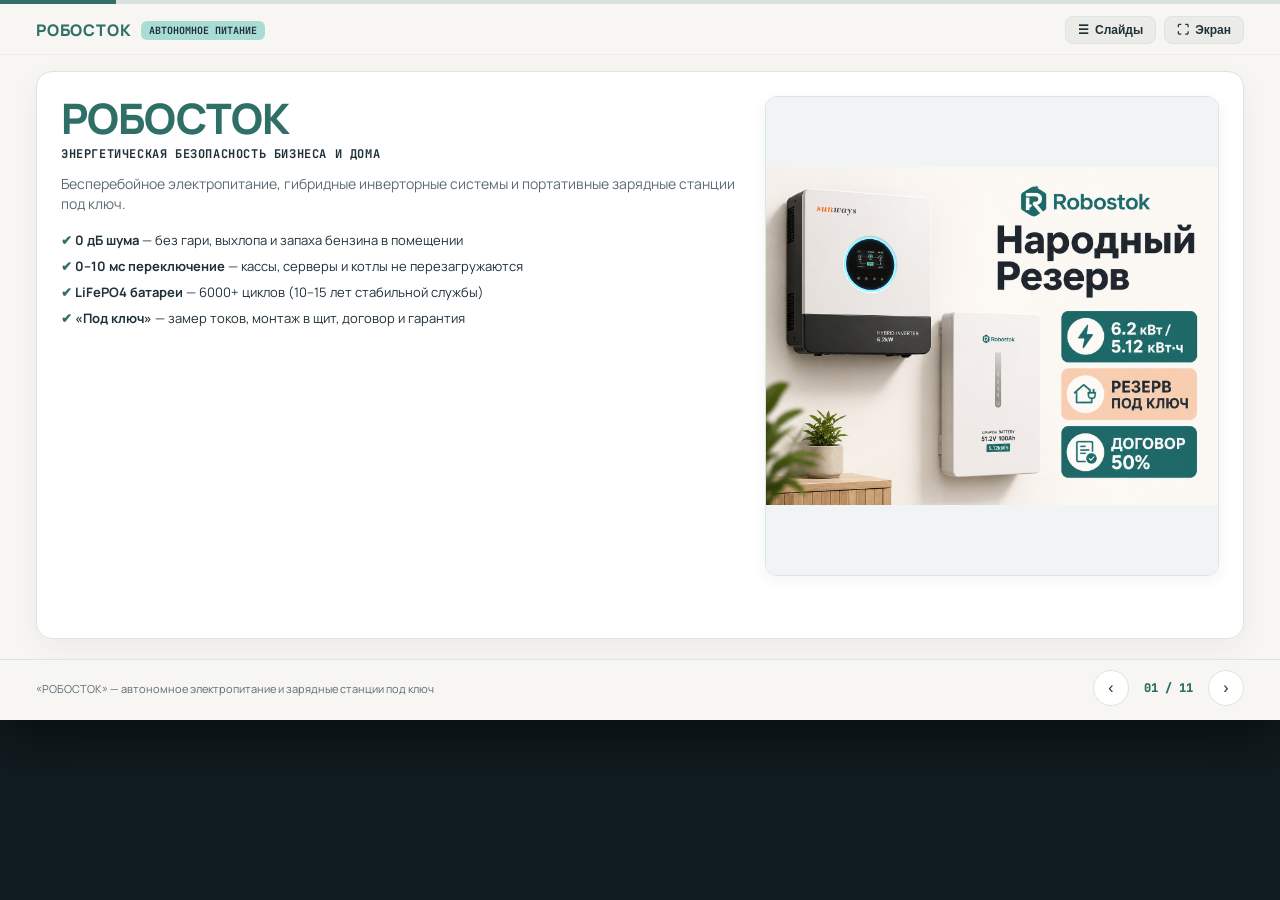
<file: presentation/index.html>
<!DOCTYPE html>
<html lang="ru">
<head>
  <meta charset="UTF-8">
  <meta name="viewport" content="width=device-width, initial-scale=1.0, maximum-scale=1.0, user-scalable=no, viewport-fit=cover">
  <title>РОБОСТОК · Презентация для клиентов (Автономное питание)</title>
  <link rel="preconnect" href="https://fonts.googleapis.com">
  <link rel="preconnect" href="https://fonts.gstatic.com" crossorigin>
  <link href="https://fonts.googleapis.com/css2?family=JetBrains+Mono:wght@500;700;800&family=Manrope:wght@400;500;600;700;800&display=swap" rel="stylesheet">
  <link rel="stylesheet" href="presentation.css?v=20260830_2">
</head>
<body>

<div class="deck-wrapper">
  <!-- Top Progress Bar -->
  <div class="progress-bar-container">
    <div class="progress-bar" id="progressBar"></div>
  </div>

  <!-- Header Bar -->
  <header class="slide-header">
    <div class="brand-indicator">
      <span class="brand-logo-text">РОБОСТОК</span>
      <span class="brand-category-badge">Автономное питание</span>
    </div>
    <div class="slide-actions">
      <button class="btn-icon" id="btnJump" title="Сетка слайдов (G)">
        <span>☰</span> Слайды
      </button>
      <button class="btn-icon" id="btnFullscreen" title="На весь экран (F)">
        <span>⛶</span> Экран
      </button>
    </div>
  </header>

  <!-- Slides Canvas -->
  <main class="slides-canvas">

    <!-- SLIDE 1: ТИТУЛЬНЫЙ -->
    <section class="slide active" data-slide="1">
      <div class="slide-hero">
        <div class="hero-title-group">
          <h1>РОБОСТОК</h1>
          <div class="hero-subtitle">ЭНЕРГЕТИЧЕСКАЯ БЕЗОПАСНОСТЬ БИЗНЕСА И ДОМА</div>
          <p class="hero-desc">Бесперебойное электропитание, гибридные инверторные системы и портативные зарядные станции под ключ.</p>
          <div class="hero-features">
            <div><span class="check-icon">✔</span> <strong>0 дБ шума</strong> — без гари, выхлопа и запаха бензина в помещении</div>
            <div><span class="check-icon">✔</span> <strong>0–10 мс переключение</strong> — кассы, серверы и котлы не перезагружаются</div>
            <div><span class="check-icon">✔</span> <strong>LiFePO4 батареи</strong> — 6000+ циклов (10–15 лет стабильной службы)</div>
            <div><span class="check-icon">✔</span> <strong>«Под ключ»</strong> — замер токов, монтаж в щит, договор и гарантия</div>
          </div>
        </div>

        <div class="photo-frame contain">
          <img src="assets/01_cover_ctr_hit_narodny_rezerv_6_2kw.png" alt="РОБОСТОК Народный резерв">
        </div>
      </div>
    </section>

    <!-- SLIDE 2: ПРОБЛЕМА И ЦЕНА БЛЭКАУТА -->
    <section class="slide" data-slide="2">
      <div class="slide-title-block">
        <h2 class="slide-title">Сколько стоит бизнесу и дому 1 час без света?</h2>
        <p class="slide-subtitle">Отключение электроэнергии — это не временное неудобство, а прямые финансовые убытки и угроза безопасности</p>
      </div>

      <div class="slide-split-photo">
        <div style="display: flex; flex-direction: column; gap: 12px; justify-content: space-between;">
          <div class="card">
            <span class="card-badge badge-red">СПИСАНИЕ ТОВАРА</span>
            <h3 class="card-heading">Аптечные вакцины и заморозка</h3>
            <p class="card-text">Порча термолабильных препаратов в аптеках, разморозка морозильных витрин в магазинах. Прямые убытки от десятков до сотен тысяч рублей.</p>
          </div>

          <div class="card">
            <span class="card-badge badge-red">ПАРАЛИЧ ПРОДАЖ</span>
            <h3 class="card-heading">Кассовые узлы и терминалы</h3>
            <p class="card-text">Остановка эквайринга, сканеров и 1С. Клиенты уходят к конкурентам. Срыв дневной выручки торговой точки.</p>
          </div>

          <div class="card">
            <span class="card-badge badge-peach">РИСК АВАРИИ</span>
            <h3 class="card-heading">Отопление, котлы и серверы</h3>
            <p class="card-text">Остановка циркуляционных насосов зимой приводит к замерзанию труб, а сбой серверов — к потере баз данных.</p>
          </div>
        </div>

        <div class="photo-frame">
          <img src="assets/photo_store_pharmacy_backup.png" alt="Работающий магазин при отключении света">
        </div>
      </div>
    </section>

    <!-- SLIDE 3: ГЕНЕРАТОР ПРОТИВ СИСТЕМЫ РОБОСТОК -->
    <section class="slide" data-slide="3">
      <div class="slide-title-block">
        <h2 class="slide-title">Почему LiFePO4-системы вытесняют генераторы?</h2>
        <p class="slide-subtitle">Честное сравнение классических генераторов и современных инверторных аккумуляторов «РОБОСТОК»</p>
      </div>

      <div class="slide-split-photo">
        <div class="photo-frame contain">
          <img src="assets/robostok_tco_modular_vs_generator_tco_comparison.png" alt="Сравнение затрат TCO генератор vs РОБОСТОК">
        </div>

        <div class="card card-teal-border" style="justify-content: center;">
          <span class="card-badge badge-teal">✔ ПРЕИМУЩЕСТВА СИСТЕМ «РОБОСТОК»</span>
          <ul class="check-list">
            <li><span class="check-icon">✔</span> <strong>Абсолютная тишина (0 дБ)</strong> — стоит прямо в офисе, зале или спальне</li>
            <li><span class="check-icon">✔</span> <strong>Экологично и безопасно</strong> — нет запаха бензина, гари и дыма</li>
            <li><span class="check-icon">✔</span> <strong>Мгновенный авто-ввод (0–10 мс)</strong> — техника не перезагружается</li>
            <li><span class="check-icon">✔</span> <strong>Чистый синус 220V</strong> — безопасен для чувствительных котлов и ПК</li>
            <li><span class="check-icon">✔</span> <strong>0 ₽ на обслуживание</strong> — срок службы ячеек 6000+ циклов (15 лет)</li>
          </ul>
        </div>
      </div>
    </section>

    <!-- SLIDE 4: ЛИНЕЙКА 1: ПОРТАТИВНЫЕ СТАНЦИИ -->
    <section class="slide" data-slide="4">
      <div class="slide-title-block">
        <h2 class="slide-title">Линейка 1: Портативные зарядные электростанции</h2>
        <p class="slide-subtitle">FOSSiBOT и PECRON — мобильный резерв, готовый к работе сразу «из коробки» без сложного монтажа</p>
      </div>

      <div class="slide-split-photo">
        <div class="photo-frame">
          <img src="assets/photo_fossibot_station.png" alt="Зарядная станция FOSSiBOT">
        </div>

        <div style="display: flex; flex-direction: column; gap: 10px; justify-content: space-between;">
          <div class="card">
            <span class="card-badge badge-sky">FOSSiBOT F1200 · 1.2 кВт / 1 кВт·ч</span>
            <p class="card-text"><strong>Для квартир и касс:</strong> Зарядка за 70 мин. Роутеры, ноутбуки, свет, мини-холодильники.</p>
          </div>

          <div class="card card-teal-border">
            <span class="card-badge badge-teal">FOSSiBOT F2400 · 2.4 кВт / 2 кВт·ч</span>
            <p class="card-text"><strong>Для аптек и витрин:</strong> ИБП 8 мс, колёса и ручка. Тянет витрину, инструмент, кассы.</p>
          </div>

          <div class="card">
            <span class="card-badge badge-peach">PECRON E3800 / F5000 · 3.8–5.0 кВт·ч</span>
            <p class="card-text"><strong>Для клиник и кафе:</strong> Высокая ёмкость, расширение батареями. Тянет насосы, кофемашины, станки.</p>
          </div>
        </div>
      </div>
    </section>

    <!-- SLIDE 5: ЛИНЕЙКА 2: «НАРОДНЫЙ РЕЗЕРВ» -->
    <section class="slide" data-slide="5">
      <div class="slide-title-block">
        <h2 class="slide-title">Линейка 2: Стационарный «Народный резерв» 6.2 кВт</h2>
        <p class="slide-subtitle">Хит продаж: Гибридный инвертор Sunways 6.2 кВт + LiFePO4 батарея 5.12 кВт·ч с монтажом в электрощит</p>
      </div>

      <div class="slide-split-photo">
        <div class="card card-teal-border">
          <span class="card-badge badge-teal">ПАРАМЕТРЫ СИСТЕМЫ</span>
          <div class="metric-line">
            <span>Мощность инвертора:</span>
            <span class="metric-highlight">6.2 кВт (пик 12 кВт)</span>
          </div>
          <div class="metric-line">
            <span>Запас энергии АКБ:</span>
            <span class="metric-highlight">5.12 кВт·ч (100Ah)</span>
          </div>
          <ul class="check-list" style="margin-top: 10px;">
            <li><span class="check-icon">✔</span> <strong>Скорость АВР 0–10 мс</strong> — техника работает без сбоя</li>
            <li><span class="check-icon">✔</span> <strong>Чистый синус 220–230V</strong> — защита автоматики котлов</li>
            <li><span class="check-icon">✔</span> <strong>6000+ циклов ячеек</strong> — более 15 лет непрерывной службы</li>
            <li><span class="check-icon">✔</span> <strong>Монтаж под ключ</strong> сертифицированными электриками</li>
          </ul>
        </div>

        <div class="photo-frame">
          <img src="assets/08_real_installation_utility_room_narodny_rezerv_6_2kw.png" alt="Реальный монтаж инвертора в щитовой">
        </div>
      </div>
    </section>

    <!-- SLIDE 6: ЛИНЕЙКА 3: ПРЕМИУМ И СОЛНЕЧНЫЕ СТАНЦИИ -->
    <section class="slide" data-slide="6">
      <div class="slide-title-block">
        <h2 class="slide-title">Линейка 3: Премиум-комплексы Deye и Солнечные станции</h2>
        <p class="slide-subtitle">Масштабируемые системы от 6 до 50 кВт с запасом энергии до 100 кВт·ч для больших объектов</p>
      </div>

      <div class="slide-split-photo">
        <div class="photo-frame">
          <img src="assets/photo_deye_hybrid_cabinet.png" alt="Премиальный шкаф Deye с аккумуляторами">
        </div>

        <div style="display: flex; flex-direction: column; gap: 10px; justify-content: space-between;">
          <div class="card">
            <span class="card-badge badge-teal">Deye 6–8 кВт Hybrid (АКБ 10–15 кВт·ч)</span>
            <p class="card-text">Коттеджи, пекарни, супермаркеты. Сенсорный дисплей, работа с генератором по сухому контакту, Wi-Fi.</p>
          </div>

          <div class="card card-teal-border">
            <span class="card-badge badge-sky">Deye 12 кВт 3-фазный (АКБ 15–30 кВт·ч)</span>
            <p class="card-text">Клиники, склады, производства. Полноценные 3 фазы 380V с асимметричной балансировкой.</p>
          </div>

          <div class="card">
            <span class="card-badge badge-peach">Солнечные станции СЭС (панели 550–650 Вт)</span>
            <p class="card-text">Снижение счетов за свет до 80%. Полная автономность и зарядка от солнца при долгих блэкаутах.</p>
          </div>
        </div>
      </div>
    </section>

    <!-- SLIDE 7: ТАБЛИЦА ВРЕМЕНИ АВТОНОМИИ -->
    <section class="slide" data-slide="7">
      <div class="slide-title-block">
        <h2 class="slide-title">Сколько держит оборудование на одном заряде?</h2>
        <p class="slide-subtitle">Реальное расчетное время работы типовых приборов от батарей «РОБОСТОК»</p>
      </div>

      <div class="slide-split-photo">
        <div class="photo-frame contain">
          <img src="assets/03_what_it_powers_blackout_narodny_rezerv_6_2kw.png" alt="Что питает станция РОБОСТОК">
        </div>

        <div class="table-wrapper">
          <table class="custom-table">
            <thead>
              <tr>
                <th>Оборудование</th>
                <th>Мощность</th>
                <th>Резерв (5.1 кВт·ч)</th>
                <th>Deye (15 кВт·ч)</th>
              </tr>
            </thead>
            <tbody>
              <tr>
                <td><strong>Аптечный холод-к / витрина</strong></td>
                <td>150–250 Вт</td>
                <td>20–25 часов</td>
                <td>60+ часов</td>
              </tr>
              <tr>
                <td><strong>Газовый котел + насос</strong></td>
                <td>120–180 Вт</td>
                <td>24–30 часов</td>
                <td>70+ часов</td>
              </tr>
              <tr>
                <td><strong>Касса + ПК + роутер</strong></td>
                <td>80–120 Вт</td>
                <td>40–45 часов</td>
                <td>120+ часов</td>
              </tr>
              <tr>
                <td><strong>LED-освещение (20 ламп)</strong></td>
                <td>200 Вт</td>
                <td>22–24 часа</td>
                <td>65+ часов</td>
              </tr>
              <tr>
                <td><strong>Сервер + видеонаблюдение</strong></td>
                <td>350–500 Вт</td>
                <td>10–12 часов</td>
                <td>30–35 часов</td>
              </tr>
              <tr>
                <td><strong>Дом целиком (свет, ТВ, насос)</strong></td>
                <td>400–700 Вт</td>
                <td>8–10 часов</td>
                <td>24–30 часов</td>
              </tr>
            </tbody>
          </table>
        </div>
      </div>
    </section>

    <!-- SLIDE 8: ИНЖЕНЕРНЫЙ КАЛЬКУЛЯТОР НАГРУЗОК -->
    <section class="slide" data-slide="8">
      <div class="slide-title-block">
        <h2 class="slide-title">Интерактивный расчет автономии для клиента</h2>
        <p class="slide-subtitle">Выберите приборы объекта — калькулятор моментально покажет суммарную мощность и время автономной работы</p>
      </div>

      <div class="calc-widget">
        <div class="calc-items-grid">
          <div class="calc-checkbox-item checked" data-watts="180">
            <div>
              <div class="calc-item-name">Холодильник / витрина</div>
              <div class="calc-item-watts">180 Вт</div>
            </div>
            <span class="check-status">✔</span>
          </div>

          <div class="calc-checkbox-item checked" data-watts="120">
            <div>
              <div class="calc-item-name">Касса + ПК + терминал</div>
              <div class="calc-item-watts">120 Вт</div>
            </div>
            <span class="check-status">✔</span>
          </div>

          <div class="calc-checkbox-item checked" data-watts="150">
            <div>
              <div class="calc-item-name">Котёл + насос отопления</div>
              <div class="calc-item-watts">150 Вт</div>
            </div>
            <span class="check-status">✔</span>
          </div>

          <div class="calc-checkbox-item checked" data-watts="50">
            <div>
              <div class="calc-item-name">Wi-Fi роутер + камеры</div>
              <div class="calc-item-watts">50 Вт</div>
            </div>
            <span class="check-status">✔</span>
          </div>

          <div class="calc-checkbox-item" data-watts="200">
            <div>
              <div class="calc-item-name">Освещение (LED)</div>
              <div class="calc-item-watts">200 Вт</div>
            </div>
            <span class="check-status">+</span>
          </div>

          <div class="calc-checkbox-item" data-watts="350">
            <div>
              <div class="calc-item-name">Серверная база данных</div>
              <div class="calc-item-watts">350 Вт</div>
            </div>
            <span class="check-status">+</span>
          </div>
        </div>

        <div class="calc-results">
          <div class="calc-summary-power">
            <div>
              <div style="font-size: 10px; color: var(--soft-teal); text-transform: uppercase;">Суммарная нагрузка:</div>
              <div id="calcTotalWatts" style="font-family: var(--font-mono); font-size: 22px; font-weight: 800; color: #FFFFFF;">500 Вт</div>
            </div>
            <div style="font-size: 10px; color: #CBDCF3; text-align: right;">
              Точный расчет пусковых<br>токов сделает инженер
            </div>
          </div>

          <div class="calc-res-grid">
            <div class="calc-res-box">
              <div class="calc-res-label">FOSSiBOT F1200 (1 кВт·ч)</div>
              <div class="calc-res-val" id="resF1200">1.7 ч</div>
            </div>
            <div class="calc-res-box">
              <div class="calc-res-label">FOSSiBOT F2400 (2 кВт·ч)</div>
              <div class="calc-res-val" id="resF2400">3.5 ч</div>
            </div>
            <div class="calc-res-box">
              <div class="calc-res-label">PECRON E3800 (3.8 кВт·ч)</div>
              <div class="calc-res-val" id="resPecronE3800">6.5 ч</div>
            </div>
            <div class="calc-res-box">
              <div class="calc-res-label">PECRON F5000 (5.0 кВт·ч)</div>
              <div class="calc-res-val" id="resF5000">8.5 ч</div>
            </div>
            <div class="calc-res-box">
              <div class="calc-res-label">«Народный резерв» (5.1 кВт·ч)</div>
              <div class="calc-res-val" id="resRezerv">9.2 ч</div>
            </div>
            <div class="calc-res-box">
              <div class="calc-res-label">Deye Премиум (15.3 кВт·ч)</div>
              <div class="calc-res-val" id="resDeye">28 ч</div>
            </div>
          </div>

          <div style="font-size: 10px; color: var(--soft-teal); text-align: center;">
            💡 Подбор системы осуществляется с 20% запасом по мощности
          </div>
        </div>
      </div>
    </section>

    <!-- SLIDE 9: СХЕМА РАБОТЫ И ДОГОВОР -->
    <section class="slide" data-slide="9">
      <div class="slide-title-block">
        <h2 class="slide-title">Прозрачные условия: 100% защита сделки</h2>
        <p class="slide-subtitle">Юридическая чистота, официальный договор и оплата за проверенный результат</p>
      </div>

      <div class="slide-split-photo">
        <div style="display: flex; flex-direction: column; gap: 8px; justify-content: space-between;">
          <div class="card" style="padding: 10px 14px;">
            <span class="card-badge badge-teal">ШАГ 01 · ЗАМЕР</span>
            <p class="card-text">Бесплатный выезд инженера. Замер токов и аудит щитка.</p>
          </div>
          <div class="card" style="padding: 10px 14px;">
            <span class="card-badge badge-teal">ШАГ 02 · ДОГОВОР</span>
            <p class="card-text">Официальный договор с ИП (безнал / нал) с фиксацией сметы.</p>
          </div>
          <div class="card" style="padding: 10px 14px;">
            <span class="card-badge badge-peach">ШАГ 03 · АВАНС 50%</span>
            <p class="card-text">Предоплата 50% после подписания. Заказ оборудования.</p>
          </div>
          <div class="card" style="padding: 10px 14px;">
            <span class="card-badge badge-sky">ШАГ 04 · МОНТАЖ В ЩИТ</span>
            <p class="card-text">Установка автоматики АВР сертифицированными электриками.</p>
          </div>
          <div class="card card-teal-border" style="padding: 10px 14px;">
            <span class="card-badge badge-teal">ШАГ 05 · СДАЧА И 50%</span>
            <p class="card-text">Тест под нагрузкой, гарантийный талон и окончательный расчет.</p>
          </div>
        </div>

        <div class="photo-frame">
          <img src="assets/09_real_bos_electrical_panel_narodny_rezerv_6_2kw.png" alt="Смонтированный электрощит с АВР">
        </div>
      </div>
    </section>

    <!-- SLIDE 10: ОБЪЕКТЫ И КЕЙСЫ -->
    <section class="slide" data-slide="10">
      <div class="slide-title-block">
        <h2 class="slide-title">Где уже работают решения «РОБОСТОК»</h2>
        <p class="slide-subtitle">Решения адаптированы под требования коммерческих нормативов и жилых объектов</p>
      </div>

      <div class="slide-split-photo">
        <div style="display: flex; flex-direction: column; gap: 10px; justify-content: space-between;">
          <div class="card">
            <span class="card-badge badge-teal">МЕДИЦИНА И АПТЕКИ</span>
            <p class="card-text">Хранение термолабильных вакцин, работа холодильников, серверов и касс.</p>
          </div>
          <div class="card">
            <span class="card-badge badge-peach">РИТЕЙЛ И ОБЩЕПИТ</span>
            <p class="card-text">Холодильные витрины, морозильные лари, кофемашины, кассы, эквайринг.</p>
          </div>
          <div class="card">
            <span class="card-badge badge-sky">ЖИЛОЙ СЕКТОР</span>
            <p class="card-text">Отопительные котлы, насосы водоснабжения, освещение, Wi-Fi и видеонаблюдение.</p>
          </div>
          <div class="card">
            <span class="card-badge badge-teal">КОММЕРЦИЯ И СКЛАДЫ</span>
            <p class="card-text">Базы данных 1С, рабочие места сотрудников, IP-телефония и связь.</p>
          </div>
        </div>

        <div class="photo-frame">
          <img src="assets/08_real_installation_utility_room_narodny_rezerv_6_2kw.png" alt="Монтаж оборудования в технической комнате">
        </div>
      </div>
    </section>

    <!-- SLIDE 11: ФИНАЛ И ПРИЗЫВ К ДЕЙСТВИЮ -->
    <section class="slide" data-slide="11">
      <div class="slide-split-photo">
        <div class="photo-frame contain">
          <img src="assets/07_trust_contract_delivery_narodny_rezerv_6_2kw.png" alt="Официальный договор и гарантия">
        </div>

        <div style="background: var(--white); border: 2px solid var(--teal-primary); border-radius: 14px; padding: 20px; display: flex; flex-direction: column; justify-content: space-between;">
          <div>
            <span class="card-badge badge-teal">ШАГ К ЭНЕРГОНЕЗАВИСИМОСТИ</span>
            <h2 style="font-size: 20px; font-weight: 800; color: var(--text-dark); margin: 6px 0;">ЗАЩИТИТЕ ВАШ БИЗНЕС И ДОМ</h2>
            <p style="font-size: 13px; color: var(--teal-primary); font-weight: 700; margin-bottom: 12px;">Закажите бесплатный выезд инженера и аудит щитка</p>
            
            <div style="background: var(--bg-base); border: 1px solid var(--border-color); border-radius: 8px; padding: 12px; margin-bottom: 12px;">
              <strong style="color: var(--text-dark); font-size: 12px; display: block; margin-bottom: 4px;">Что сделает инженер на объекте:</strong>
              <p style="font-size: 11.5px; color: var(--muted-text); line-height: 1.45;">
                1. Замерит реальные пусковые токи вашего оборудования<br>
                2. Проверит состояние проводки и щитка<br>
                3. Подберет систему под ваши задачи без переплат<br>
                4. Составит точную смету с гарантией
              </p>
            </div>
          </div>

          <div style="font-family: var(--font-mono); font-size: 12px; font-weight: 700; color: var(--text-dark);">
            Бренд «РОБОСТОК» | Телефон: +7 985 674 75 74<br>
            <span style="color: var(--teal-primary);">Telegram: @killa_xx · ИП Орлов Д.В.</span>
          </div>
        </div>
      </div>
    </section>

  </main>

  <!-- Footer Navigation -->
  <footer class="deck-footer">
    <div class="footer-info">
      «РОБОСТОК» — автономное электропитание и зарядные станции под ключ
    </div>
    <div class="footer-nav">
      <button class="nav-btn" id="btnPrev" title="Предыдущий слайд (←)">‹</button>
      <span class="slide-counter" id="slideCounter">01 / 11</span>
      <button class="nav-btn" id="btnNext" title="Следующий слайд (→ / Пробел)">›</button>
    </div>
  </footer>

  <!-- Slide Jump Modal -->
  <div class="modal-grid" id="modalGrid">
    <div class="modal-header">
      <div class="modal-title">Навигация по слайдам презентации</div>
      <button class="modal-close" id="btnCloseModal">✕</button>
    </div>
    <div class="jump-grid" id="jumpGridContainer"></div>
  </div>
</div>

<script src="presentation.js?v=20260830_2"></script>
</body>
</html>
</file>
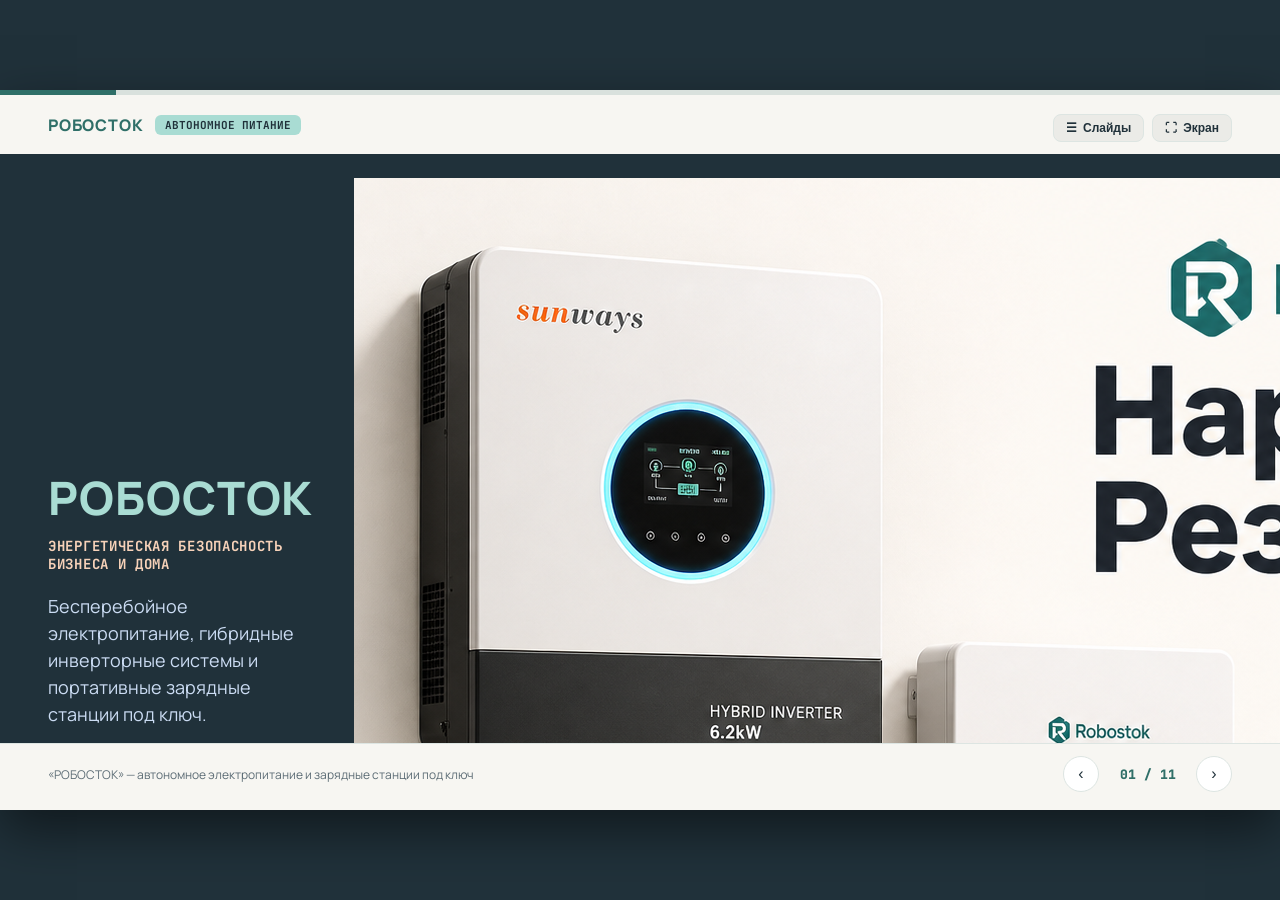
<file: presentation.html>
<!DOCTYPE html>
<html lang="ru">
<head>
  <meta charset="UTF-8">
  <meta name="viewport" content="width=device-width, initial-scale=1.0, maximum-scale=1.0, user-scalable=no, viewport-fit=cover">
  <title>РОБОСТОК · Презентация для клиентов (Автономное питание)</title>
  <link rel="canonical" href="https://robostok.ru/presentation.html">
  <link rel="preconnect" href="https://fonts.googleapis.com">
  <link rel="preconnect" href="https://fonts.gstatic.com" crossorigin>
  <link href="https://fonts.googleapis.com/css2?family=JetBrains+Mono:wght@500;700;800&family=Manrope:wght@400;500;600;700;800&display=swap" rel="stylesheet">
  <link rel="stylesheet" href="presentation.css?v=20260830_2">
</head>
<body>

<div class="deck-wrapper">
  <!-- Top Progress Bar -->
  <div class="progress-bar-container">
    <div class="progress-bar" id="progressBar"></div>
  </div>

  <!-- Header Bar -->
  <header class="slide-header">
    <div class="brand-indicator">
      <span class="brand-logo-text">РОБОСТОК</span>
      <span class="brand-category-badge">Автономное питание</span>
    </div>
    <div class="slide-actions">
      <button class="btn-icon" id="btnJump" title="Сетка слайдов (G)">
        <span>☰</span> Слайды
      </button>
      <button class="btn-icon" id="btnFullscreen" title="На весь экран (F)">
        <span>⛶</span> Экран
      </button>
    </div>
  </header>

  <!-- Slides Canvas -->
  <main class="slides-canvas">

    <!-- SLIDE 1: ТИТУЛЬНЫЙ -->
    <section class="slide active" data-slide="1">
      <div class="slide-hero">
        <div class="hero-title-group">
          <h1>РОБОСТОК</h1>
          <div class="hero-subtitle">ЭНЕРГЕТИЧЕСКАЯ БЕЗОПАСНОСТЬ БИЗНЕСА И ДОМА</div>
          <p class="hero-desc">Бесперебойное электропитание, гибридные инверторные системы и портативные зарядные станции под ключ.</p>
          <div class="hero-features">
            <div><span class="check-icon">✔</span> <strong>Бесшумный батарейный блок</strong> — без гари, выхлопа и запаха бензина в помещении</div>
            <div><span class="check-icon">✔</span> <strong>4–10 мс переключение</strong> — кассы, серверы и котлы не перезагружаются</div>
            <div><span class="check-icon">✔</span> <strong>LiFePO4 батареи</strong> — расчетный ресурс ячеек 6000+ циклов</div>
            <div><span class="check-icon">✔</span> <strong>«Под ключ»</strong> — замер токов, монтаж в щит, договор и гарантия</div>
          </div>
        </div>

        <div class="photo-frame contain">
          <img src="assets/01_cover_ctr_hit_narodny_rezerv_6_2kw.png" alt="РОБОСТОК Народный резерв">
        </div>
      </div>
    </section>

    <!-- SLIDE 2: ПРОБЛЕМА И ЦЕНА БЛЭКАУТА -->
    <section class="slide" data-slide="2">
      <div class="slide-title-block">
        <h2 class="slide-title">Сколько стоит бизнесу и дому 1 час без света?</h2>
        <p class="slide-subtitle">Отключение электроэнергии — это не временное неудобство, а прямые финансовые убытки и угроза безопасности</p>
      </div>

      <div class="slide-split-photo">
        <div style="display: flex; flex-direction: column; gap: 12px; justify-content: space-between;">
          <div class="card">
            <span class="card-badge badge-red">СПИСАНИЕ ТОВАРА</span>
            <h3 class="card-heading">Аптечные вакцины и заморозка</h3>
            <p class="card-text">Порча термолабильных препаратов в аптеках, разморозка морозильных витрин в магазинах. Прямые убытки от десятков до сотен тысяч рублей.</p>
          </div>

          <div class="card">
            <span class="card-badge badge-red">ПАРАЛИЧ ПРОДАЖ</span>
            <h3 class="card-heading">Кассовые узлы и терминалы</h3>
            <p class="card-text">Остановка эквайринга, сканеров и 1С. Клиенты уходят к конкурентам. Срыв дневной выручки торговой точки.</p>
          </div>

          <div class="card">
            <span class="card-badge badge-peach">РИСК АВАРИИ</span>
            <h3 class="card-heading">Отопление, котлы и серверы</h3>
            <p class="card-text">Остановка циркуляционных насосов зимой приводит к замерзанию труб, а сбой серверов — к потере баз данных.</p>
          </div>
        </div>

        <div class="photo-frame">
          <img src="assets/photo_store_pharmacy_backup.png" alt="Работающий магазин при отключении света">
        </div>
      </div>
    </section>

    <!-- SLIDE 3: ГЕНЕРАТОР ПРОТИВ СИСТЕМЫ РОБОСТОК -->
    <section class="slide" data-slide="3">
      <div class="slide-title-block">
        <h2 class="slide-title">Почему LiFePO4-системы вытесняют генераторы?</h2>
        <p class="slide-subtitle">Честное сравнение классических генераторов и современных инверторных аккумуляторов «РОБОСТОК»</p>
      </div>

      <div class="slide-split-photo">
        <div class="photo-frame contain">
          <img src="assets/robostok_tco_modular_vs_generator_tco_comparison.png" alt="Сравнение затрат TCO генератор vs РОБОСТОК">
        </div>

        <div class="card card-teal-border" style="justify-content: center;">
          <span class="card-badge badge-teal">✔ ПРЕИМУЩЕСТВА СИСТЕМ «РОБОСТОК»</span>
          <ul class="check-list">
            <li><span class="check-icon">✔</span> <strong>Бесшумный блок батарей</strong> — подходит для размещения в котельной, прихожей или офисе</li>
            <li><span class="check-icon">✔</span> <strong>Экологично и безопасно</strong> — нет запаха бензина, гари и дыма</li>
            <li><span class="check-icon">✔</span> <strong>Мгновенный авто-ввод (4–10 мс)</strong> — техника не перезагружается</li>
            <li><span class="check-icon">✔</span> <strong>Чистый синус 220V</strong> — безопасен для чувствительных котлов и ПК</li>
            <li><span class="check-icon">✔</span> <strong>LiFePO4 ячейки</strong> — расчетный ресурс ячеек 6000+ циклов</li>
          </ul>
        </div>
      </div>
    </section>

    <!-- SLIDE 4: ЛИНЕЙКА 1: ПОРТАТИВНЫЕ СТАНЦИИ -->
    <section class="slide" data-slide="4">
      <div class="slide-title-block">
        <h2 class="slide-title">Линейка 1: Портативные зарядные электростанции</h2>
        <p class="slide-subtitle">FOSSiBOT и PECRON — мобильный резерв, готовый к работе сразу «из коробки» без сложного монтажа</p>
      </div>

      <div class="slide-split-photo">
        <div class="photo-frame">
          <img src="assets/photo_fossibot_station.png" alt="Зарядная станция FOSSiBOT">
        </div>

        <div style="display: flex; flex-direction: column; gap: 10px; justify-content: space-between;">
          <div class="card">
            <span class="card-badge badge-sky">FOSSiBOT F1200 · 1.2 кВт / 1 кВт·ч</span>
            <p class="card-text"><strong>Для квартир и касс:</strong> Зарядка за 70 мин. Роутеры, ноутбуки, свет, мини-холодильники.</p>
          </div>

          <div class="card card-teal-border">
            <span class="card-badge badge-teal">FOSSiBOT F2400 · 2.4 кВт / 2 кВт·ч</span>
            <p class="card-text"><strong>Для аптек и витрин:</strong> ИБП 8 мс, колёса и ручка. Тянет витрину, инструмент, кассы.</p>
          </div>

          <div class="card">
            <span class="card-badge badge-peach">PECRON E3800 / F5000 · 3.8–5.0 кВт·ч</span>
            <p class="card-text"><strong>Для клиник и кафе:</strong> Высокая ёмкость, расширение батареями. Тянет насосы, кофемашины, станки.</p>
          </div>
        </div>
      </div>
    </section>

    <!-- SLIDE 5: ЛИНЕЙКА 2: «НАРОДНЫЙ РЕЗЕРВ» -->
    <section class="slide" data-slide="5">
      <div class="slide-title-block">
        <h2 class="slide-title">Линейка 2: Стационарный «Народный резерв» 6.2 кВт</h2>
        <p class="slide-subtitle">Хит продаж: Гибридный инвертор Sunways 6.2 кВт + LiFePO4 батарея 5.12 кВт·ч с монтажом в электрощит</p>
      </div>

      <div class="slide-split-photo">
        <div class="card card-teal-border">
          <span class="card-badge badge-teal">ПАРАМЕТРЫ СИСТЕМЫ</span>
          <div class="metric-line">
            <span>Мощность инвертора:</span>
            <span class="metric-highlight">6.2 кВт (пик 12 кВт)</span>
          </div>
          <div class="metric-line">
            <span>Запас энергии АКБ:</span>
            <span class="metric-highlight">5.12 кВт·ч (100Ah)</span>
          </div>
          <ul class="check-list" style="margin-top: 10px;">
            <li><span class="check-icon">✔</span> <strong>Скорость АВР 0–10 мс</strong> — техника работает без сбоя</li>
            <li><span class="check-icon">✔</span> <strong>Чистый синус 220–230V</strong> — защита автоматики котлов</li>
            <li><span class="check-icon">✔</span> <strong>6000+ циклов ячеек</strong> — более 15 лет непрерывной службы</li>
            <li><span class="check-icon">✔</span> <strong>Монтаж под ключ</strong> сертифицированными электриками</li>
          </ul>
        </div>

        <div class="photo-frame">
          <img src="assets/08_real_installation_utility_room_narodny_rezerv_6_2kw.png" alt="Реальный монтаж инвертора в щитовой">
        </div>
      </div>
    </section>

    <!-- SLIDE 6: ЛИНЕЙКА 3: ПРЕМИУМ И СОЛНЕЧНЫЕ СТАНЦИИ -->
    <section class="slide" data-slide="6">
      <div class="slide-title-block">
        <h2 class="slide-title">Линейка 3: Премиум-комплексы Deye и Солнечные станции</h2>
        <p class="slide-subtitle">Масштабируемые системы от 6 до 50 кВт с запасом энергии до 100 кВт·ч для больших объектов</p>
      </div>

      <div class="slide-split-photo">
        <div class="photo-frame">
          <img src="assets/photo_deye_hybrid_cabinet.png" alt="Премиальный шкаф Deye с аккумуляторами">
        </div>

        <div style="display: flex; flex-direction: column; gap: 10px; justify-content: space-between;">
          <div class="card">
            <span class="card-badge badge-teal">Deye 6–8 кВт Hybrid (АКБ 10–15 кВт·ч)</span>
            <p class="card-text">Коттеджи, пекарни, супермаркеты. Сенсорный дисплей, работа с генератором по сухому контакту, Wi-Fi.</p>
          </div>

          <div class="card card-teal-border">
            <span class="card-badge badge-sky">Deye 12 кВт 3-фазный (АКБ 15–30 кВт·ч)</span>
            <p class="card-text">Клиники, склады, производства. Полноценные 3 фазы 380V с асимметричной балансировкой.</p>
          </div>

          <div class="card">
            <span class="card-badge badge-peach">Солнечные станции СЭС (панели 550–650 Вт)</span>
            <p class="card-text">Снижение счетов за свет до 80%. Полная автономность и зарядка от солнца при долгих блэкаутах.</p>
          </div>
        </div>
      </div>
    </section>

    <!-- SLIDE 7: ТАБЛИЦА ВРЕМЕНИ АВТОНОМИИ -->
    <section class="slide" data-slide="7">
      <div class="slide-title-block">
        <h2 class="slide-title">Сколько держит оборудование на одном заряде?</h2>
        <p class="slide-subtitle">Реальное расчетное время работы типовых приборов от батарей «РОБОСТОК»</p>
      </div>

      <div class="slide-split-photo">
        <div class="photo-frame contain">
          <img src="assets/03_what_it_powers_blackout_narodny_rezerv_6_2kw.png" alt="Что питает станция РОБОСТОК">
        </div>

        <div class="table-wrapper">
          <table class="custom-table">
            <thead>
              <tr>
                <th>Оборудование</th>
                <th>Мощность</th>
                <th>Резерв (5.1 кВт·ч)</th>
                <th>Deye (15 кВт·ч)</th>
              </tr>
            </thead>
            <tbody>
              <tr>
                <td><strong>Аптечный холод-к / витрина</strong></td>
                <td>150–250 Вт</td>
                <td>20–25 часов</td>
                <td>60+ часов</td>
              </tr>
              <tr>
                <td><strong>Газовый котел + насос</strong></td>
                <td>120–180 Вт</td>
                <td>24–30 часов</td>
                <td>70+ часов</td>
              </tr>
              <tr>
                <td><strong>Касса + ПК + роутер</strong></td>
                <td>80–120 Вт</td>
                <td>40–45 часов</td>
                <td>120+ часов</td>
              </tr>
              <tr>
                <td><strong>LED-освещение (20 ламп)</strong></td>
                <td>200 Вт</td>
                <td>22–24 часа</td>
                <td>65+ часов</td>
              </tr>
              <tr>
                <td><strong>Сервер + видеонаблюдение</strong></td>
                <td>350–500 Вт</td>
                <td>10–12 часов</td>
                <td>30–35 часов</td>
              </tr>
              <tr>
                <td><strong>Дом целиком (свет, ТВ, насос)</strong></td>
                <td>400–700 Вт</td>
                <td>8–10 часов</td>
                <td>24–30 часов</td>
              </tr>
            </tbody>
          </table>
        </div>
      </div>
    </section>

    <!-- SLIDE 8: ИНЖЕНЕРНЫЙ КАЛЬКУЛЯТОР НАГРУЗОК -->
    <section class="slide" data-slide="8">
      <div class="slide-title-block">
        <h2 class="slide-title">Интерактивный расчет автономии для клиента</h2>
        <p class="slide-subtitle">Выберите приборы объекта — калькулятор моментально покажет суммарную мощность и время автономной работы</p>
      </div>

      <div class="calc-widget">
        <div class="calc-items-grid">
          <div class="calc-checkbox-item checked" data-watts="180">
            <div>
              <div class="calc-item-name">Холодильник / витрина</div>
              <div class="calc-item-watts">180 Вт</div>
            </div>
            <span class="check-status">✔</span>
          </div>

          <div class="calc-checkbox-item checked" data-watts="120">
            <div>
              <div class="calc-item-name">Касса + ПК + терминал</div>
              <div class="calc-item-watts">120 Вт</div>
            </div>
            <span class="check-status">✔</span>
          </div>

          <div class="calc-checkbox-item checked" data-watts="150">
            <div>
              <div class="calc-item-name">Котёл + насос отопления</div>
              <div class="calc-item-watts">150 Вт</div>
            </div>
            <span class="check-status">✔</span>
          </div>

          <div class="calc-checkbox-item checked" data-watts="50">
            <div>
              <div class="calc-item-name">Wi-Fi роутер + камеры</div>
              <div class="calc-item-watts">50 Вт</div>
            </div>
            <span class="check-status">✔</span>
          </div>

          <div class="calc-checkbox-item" data-watts="200">
            <div>
              <div class="calc-item-name">Освещение (LED)</div>
              <div class="calc-item-watts">200 Вт</div>
            </div>
            <span class="check-status">+</span>
          </div>

          <div class="calc-checkbox-item" data-watts="350">
            <div>
              <div class="calc-item-name">Серверная база данных</div>
              <div class="calc-item-watts">350 Вт</div>
            </div>
            <span class="check-status">+</span>
          </div>
        </div>

        <div class="calc-results">
          <div class="calc-summary-power">
            <div>
              <div style="font-size: 10px; color: var(--soft-teal); text-transform: uppercase;">Суммарная нагрузка:</div>
              <div id="calcTotalWatts" style="font-family: var(--font-mono); font-size: 22px; font-weight: 800; color: #FFFFFF;">500 Вт</div>
            </div>
            <div style="font-size: 10px; color: #CBDCF3; text-align: right;">
              Точный расчет пусковых<br>токов сделает инженер
            </div>
          </div>

          <div class="calc-res-grid">
            <div class="calc-res-box">
              <div class="calc-res-label">FOSSiBOT F1200 (1 кВт·ч)</div>
              <div class="calc-res-val" id="resF1200">1.7 ч</div>
            </div>
            <div class="calc-res-box">
              <div class="calc-res-label">FOSSiBOT F2400 (2 кВт·ч)</div>
              <div class="calc-res-val" id="resF2400">3.5 ч</div>
            </div>
            <div class="calc-res-box">
              <div class="calc-res-label">PECRON E3800 (3.8 кВт·ч)</div>
              <div class="calc-res-val" id="resPecronE3800">6.5 ч</div>
            </div>
            <div class="calc-res-box">
              <div class="calc-res-label">PECRON F5000 (5.0 кВт·ч)</div>
              <div class="calc-res-val" id="resF5000">8.5 ч</div>
            </div>
            <div class="calc-res-box">
              <div class="calc-res-label">«Народный резерв» (5.1 кВт·ч)</div>
              <div class="calc-res-val" id="resRezerv">9.2 ч</div>
            </div>
            <div class="calc-res-box">
              <div class="calc-res-label">Deye Премиум (15.3 кВт·ч)</div>
              <div class="calc-res-val" id="resDeye">28 ч</div>
            </div>
          </div>

          <div style="font-size: 10px; color: var(--soft-teal); text-align: center;">
            💡 Подбор системы осуществляется с 20% запасом по мощности
          </div>
        </div>
      </div>
    </section>

    <!-- SLIDE 9: СХЕМА РАБОТЫ И ДОГОВОР -->
    <section class="slide" data-slide="9">
      <div class="slide-title-block">
        <h2 class="slide-title">Прозрачные условия: официальный договор</h2>
        <p class="slide-subtitle">Юридическая чистота, официальный договор и оплата за проверенный результат</p>
      </div>

      <div class="slide-split-photo">
        <div style="display: flex; flex-direction: column; gap: 8px; justify-content: space-between;">
          <div class="card" style="padding: 10px 14px;">
            <span class="card-badge badge-teal">ШАГ 01 · ЗАМЕР</span>
            <p class="card-text">Бесплатный выезд инженера. Замер токов и аудит щитка.</p>
          </div>
          <div class="card" style="padding: 10px 14px;">
            <span class="card-badge badge-teal">ШАГ 02 · ДОГОВОР</span>
            <p class="card-text">Официальный договор с ИП (безнал / нал) с фиксацией сметы.</p>
          </div>
          <div class="card" style="padding: 10px 14px;">
            <span class="card-badge badge-peach">ШАГ 03 · АВАНС 50%</span>
            <p class="card-text">Предоплата 50% после подписания. Заказ оборудования.</p>
          </div>
          <div class="card" style="padding: 10px 14px;">
            <span class="card-badge badge-sky">ШАГ 04 · МОНТАЖ В ЩИТ</span>
            <p class="card-text">Установка автоматики АВР сертифицированными электриками.</p>
          </div>
          <div class="card card-teal-border" style="padding: 10px 14px;">
            <span class="card-badge badge-teal">ШАГ 05 · СДАЧА И 50%</span>
            <p class="card-text">Тест под нагрузкой, гарантийный талон и окончательный расчет.</p>
          </div>
        </div>

        <div class="photo-frame">
          <img src="assets/09_real_bos_electrical_panel_narodny_rezerv_6_2kw.png" alt="Смонтированный электрощит с АВР">
        </div>
      </div>
    </section>

    <!-- SLIDE 10: ОБЪЕКТЫ И КЕЙСЫ -->
    <section class="slide" data-slide="10">
      <div class="slide-title-block">
        <h2 class="slide-title">Где уже работают решения «РОБОСТОК»</h2>
        <p class="slide-subtitle">Решения адаптированы под требования коммерческих нормативов и жилых объектов</p>
      </div>

      <div class="slide-split-photo">
        <div style="display: flex; flex-direction: column; gap: 10px; justify-content: space-between;">
          <div class="card">
            <span class="card-badge badge-teal">МЕДИЦИНА И АПТЕКИ</span>
            <p class="card-text">Хранение термолабильных вакцин, работа холодильников, серверов и касс.</p>
          </div>
          <div class="card">
            <span class="card-badge badge-peach">РИТЕЙЛ И ОБЩЕПИТ</span>
            <p class="card-text">Холодильные витрины, морозильные лари, кофемашины, кассы, эквайринг.</p>
          </div>
          <div class="card">
            <span class="card-badge badge-sky">ЖИЛОЙ СЕКТОР</span>
            <p class="card-text">Отопительные котлы, насосы водоснабжения, освещение, Wi-Fi и видеонаблюдение.</p>
          </div>
          <div class="card">
            <span class="card-badge badge-teal">КОММЕРЦИЯ И СКЛАДЫ</span>
            <p class="card-text">Базы данных 1С, рабочие места сотрудников, IP-телефония и связь.</p>
          </div>
        </div>

        <div class="photo-frame">
          <img src="assets/08_real_installation_utility_room_narodny_rezerv_6_2kw.png" alt="Монтаж оборудования в технической комнате">
        </div>
      </div>
    </section>

    <!-- SLIDE 11: ФИНАЛ И ПРИЗЫВ К ДЕЙСТВИЮ -->
    <section class="slide" data-slide="11">
      <div class="slide-split-photo">
        <div class="photo-frame contain">
          <img src="assets/07_trust_contract_delivery_narodny_rezerv_6_2kw.png" alt="Официальный договор и гарантия">
        </div>

        <div style="background: var(--white); border: 2px solid var(--teal-primary); border-radius: 14px; padding: 20px; display: flex; flex-direction: column; justify-content: space-between;">
          <div>
            <span class="card-badge badge-teal">ШАГ К ЭНЕРГОНЕЗАВИСИМОСТИ</span>
            <h2 style="font-size: 20px; font-weight: 800; color: var(--text-dark); margin: 6px 0;">ЗАЩИТИТЕ ВАШ БИЗНЕС И ДОМ</h2>
            <p style="font-size: 13px; color: var(--teal-primary); font-weight: 700; margin-bottom: 12px;">Закажите бесплатный выезд инженера и аудит щитка</p>
            
            <div style="background: var(--bg-base); border: 1px solid var(--border-color); border-radius: 8px; padding: 12px; margin-bottom: 12px;">
              <strong style="color: var(--text-dark); font-size: 12px; display: block; margin-bottom: 4px;">Что сделает инженер на объекте:</strong>
              <p style="font-size: 11.5px; color: var(--muted-text); line-height: 1.45;">
                1. Замерит реальные пусковые токи вашего оборудования<br>
                2. Проверит состояние проводки и щитка<br>
                3. Подберет систему под ваши задачи без переплат<br>
                4. Составит точную смету с гарантией
              </p>
            </div>
          </div>

          <div style="font-family: var(--font-mono); font-size: 12px; font-weight: 700; color: var(--text-dark);">
            Бренд «РОБОСТОК» | Телефон: +7 985 674 75 74<br>
            <span style="color: var(--teal-primary);">Telegram: @killa_xx · ИП Орлов Д.В.</span>
          </div>
        </div>
      </div>
    </section>

  </main>

  <!-- Footer Navigation -->
  <footer class="deck-footer">
    <div class="footer-info">
      «РОБОСТОК» — автономное электропитание и зарядные станции под ключ
    </div>
    <div class="footer-nav">
      <button class="nav-btn" id="btnPrev" title="Предыдущий слайд (←)">‹</button>
      <span class="slide-counter" id="slideCounter">01 / 11</span>
      <button class="nav-btn" id="btnNext" title="Следующий слайд (→ / Пробел)">›</button>
    </div>
  </footer>

  <!-- Slide Jump Modal -->
  <div class="modal-grid" id="modalGrid">
    <div class="modal-header">
      <div class="modal-title">Навигация по слайдам презентации</div>
      <button class="modal-close" id="btnCloseModal">✕</button>
    </div>
    <div class="jump-grid" id="jumpGridContainer"></div>
  </div>
</div>

<script src="presentation.js?v=20260830_2"></script>
</body>
</html>
</file>
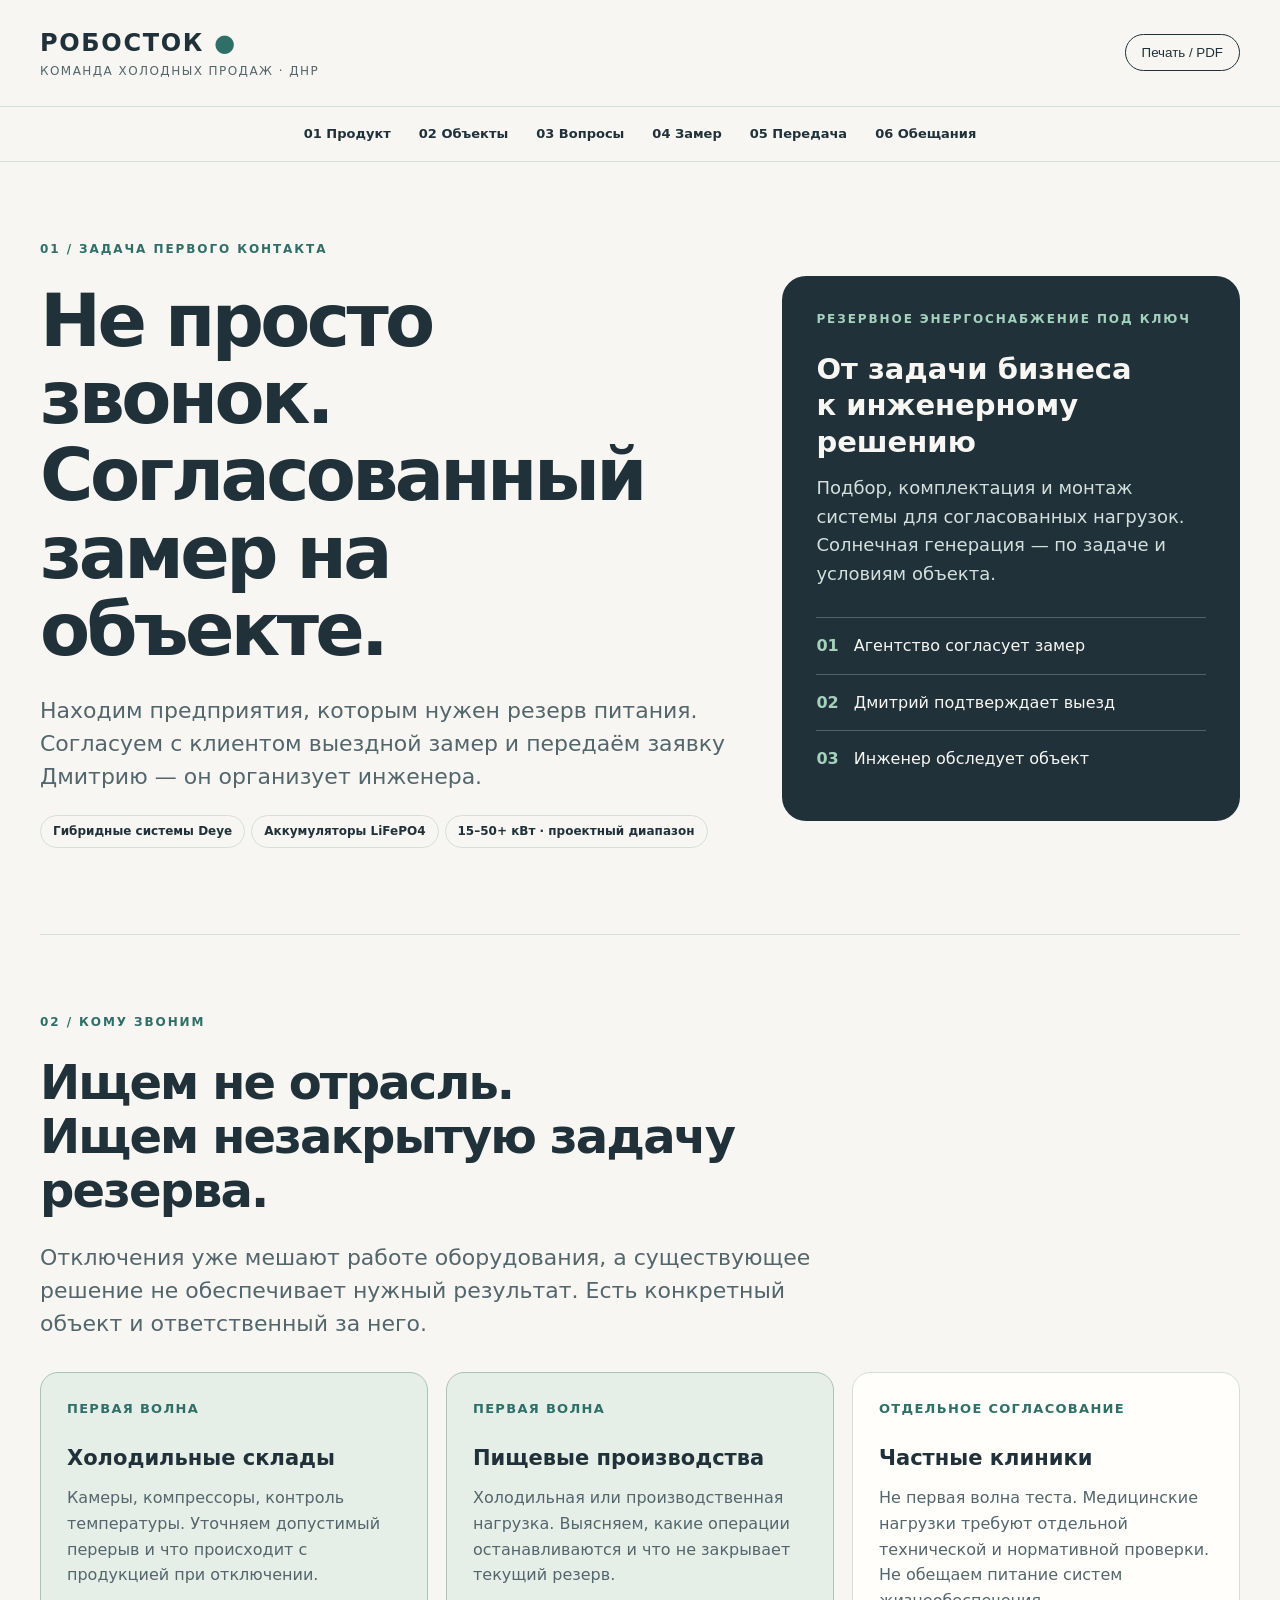
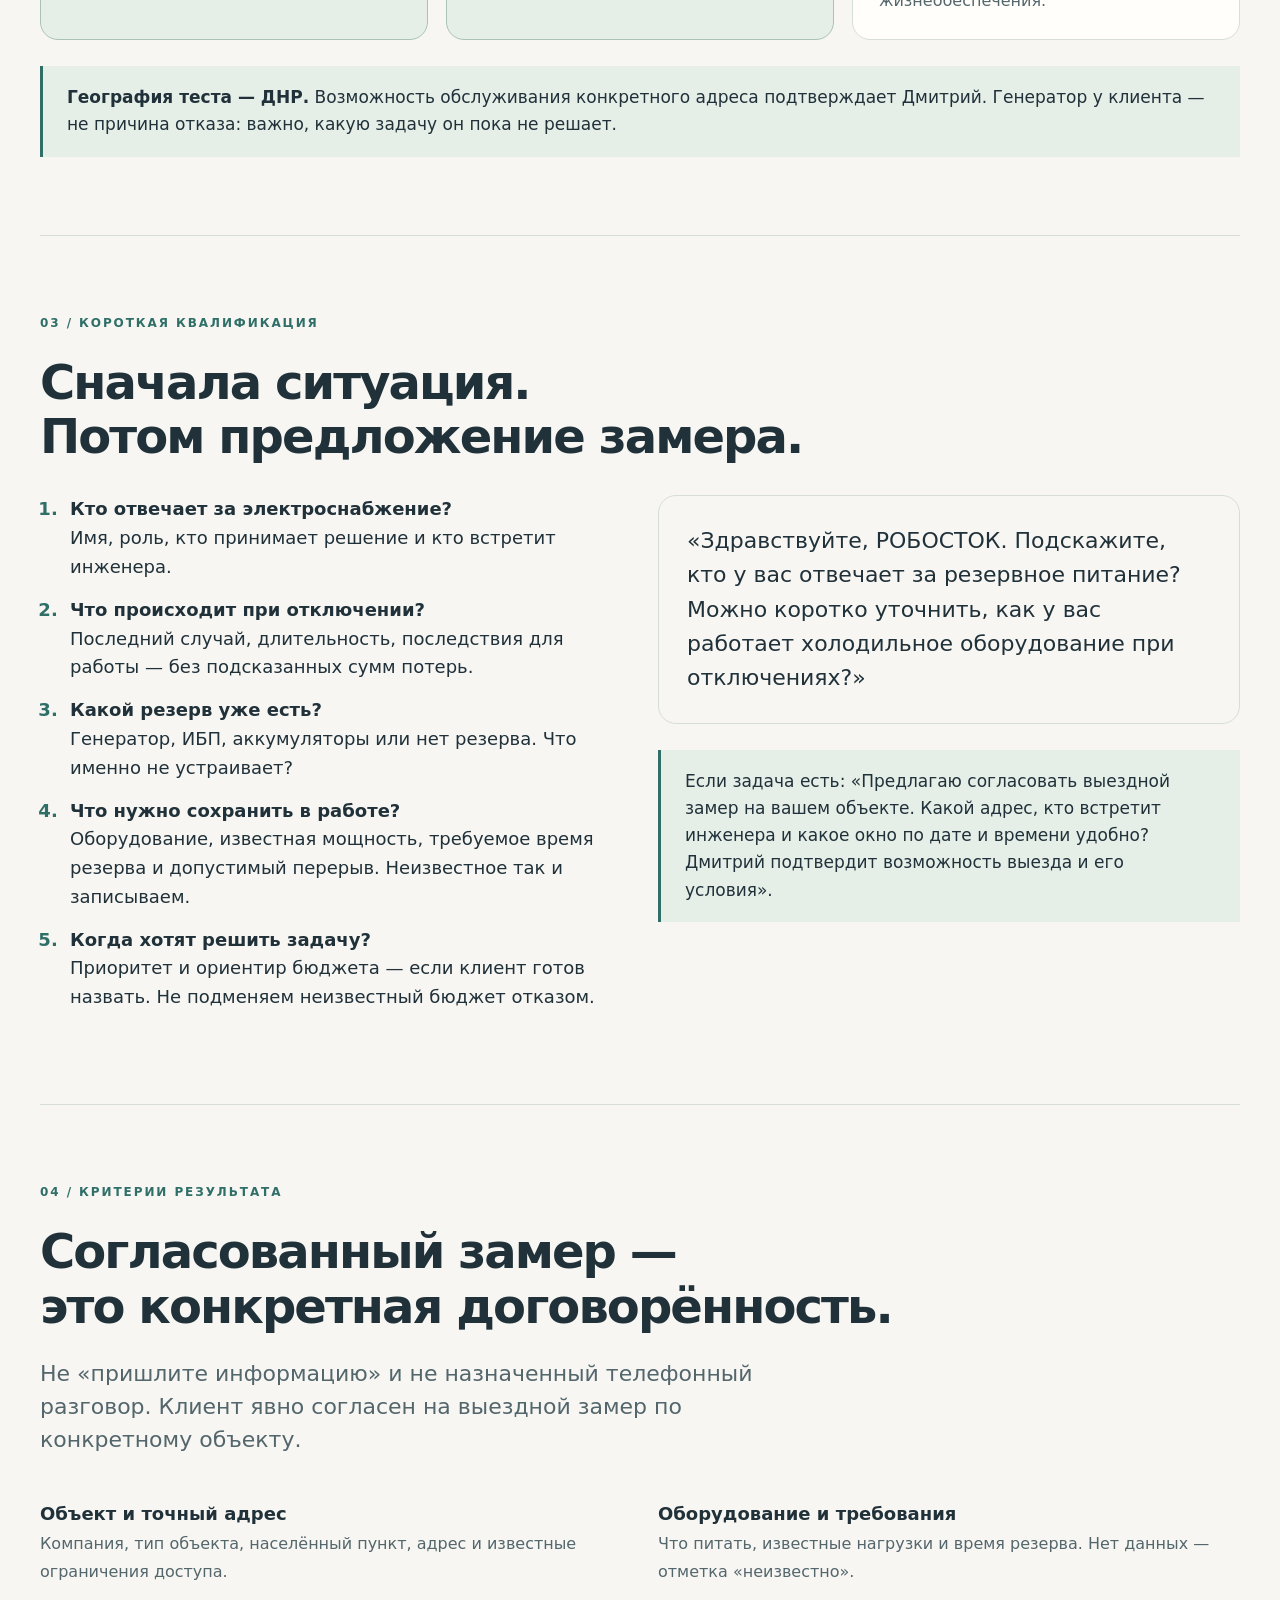
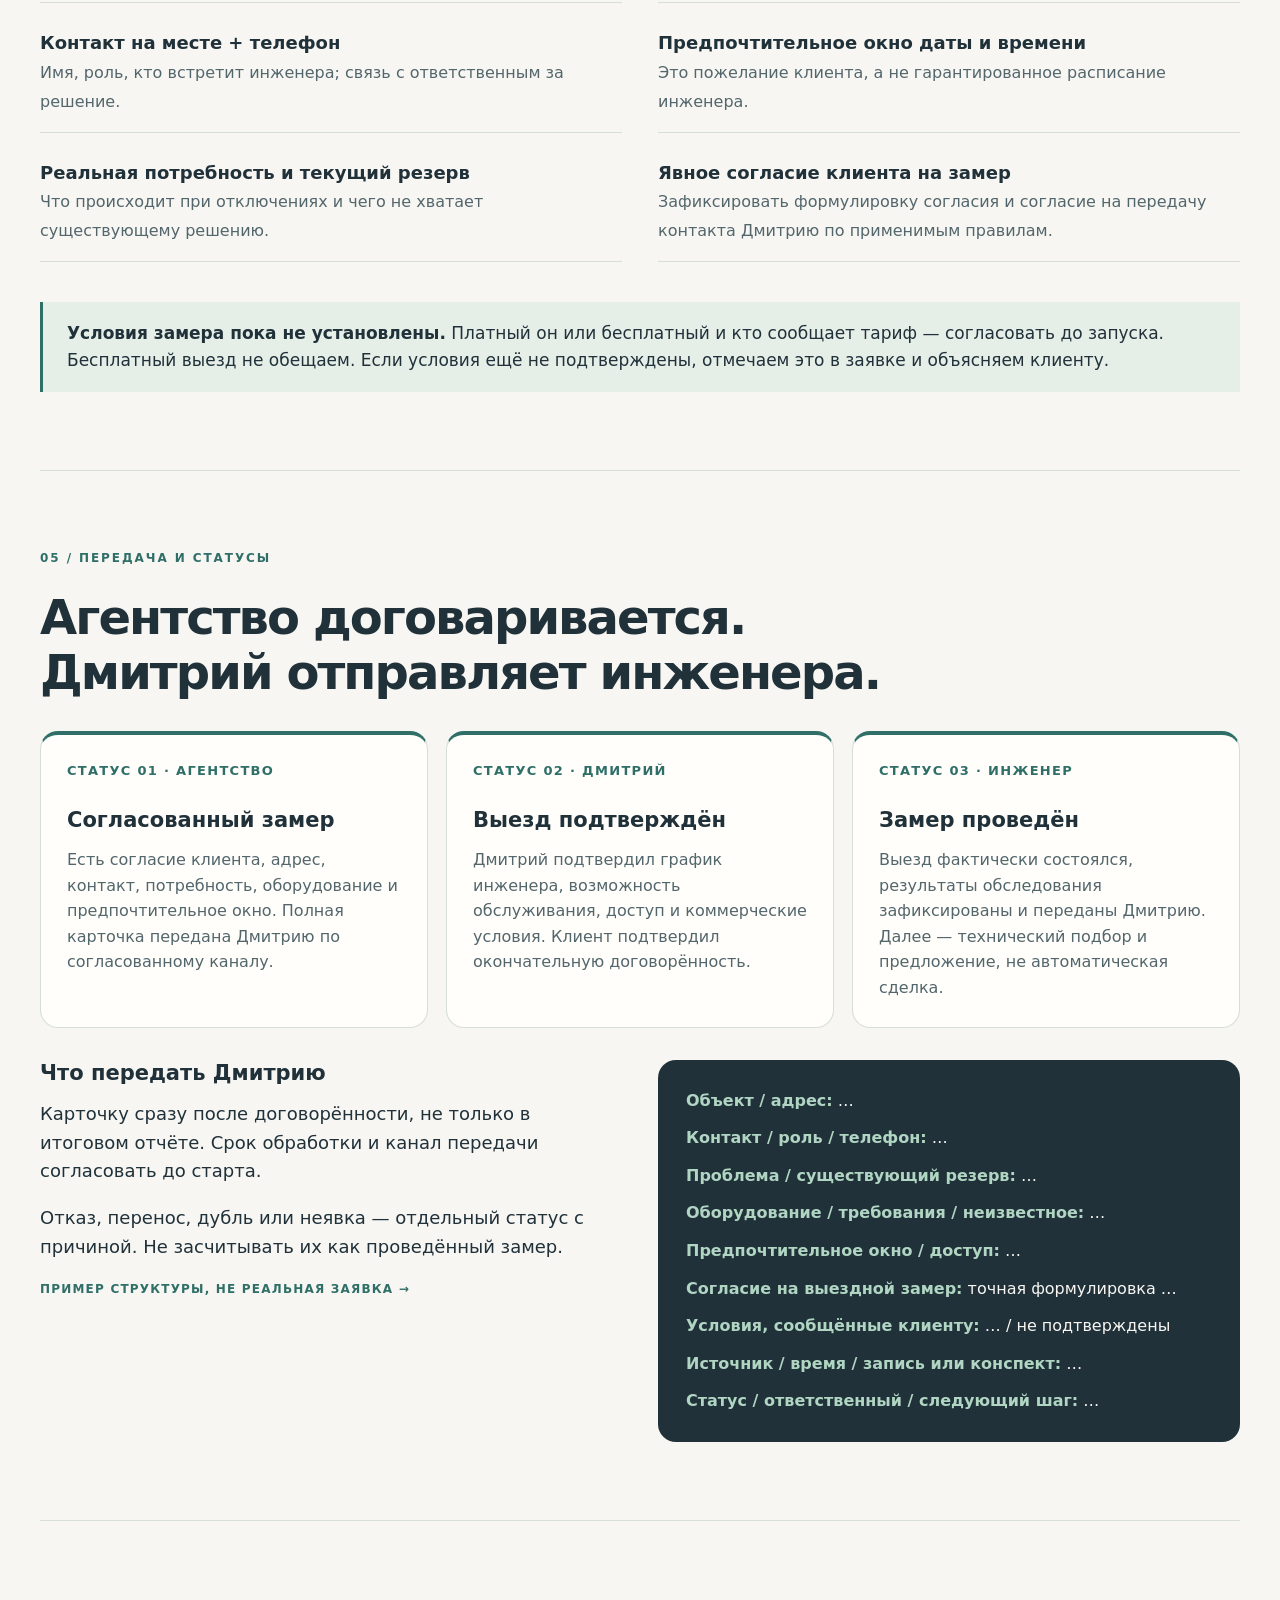
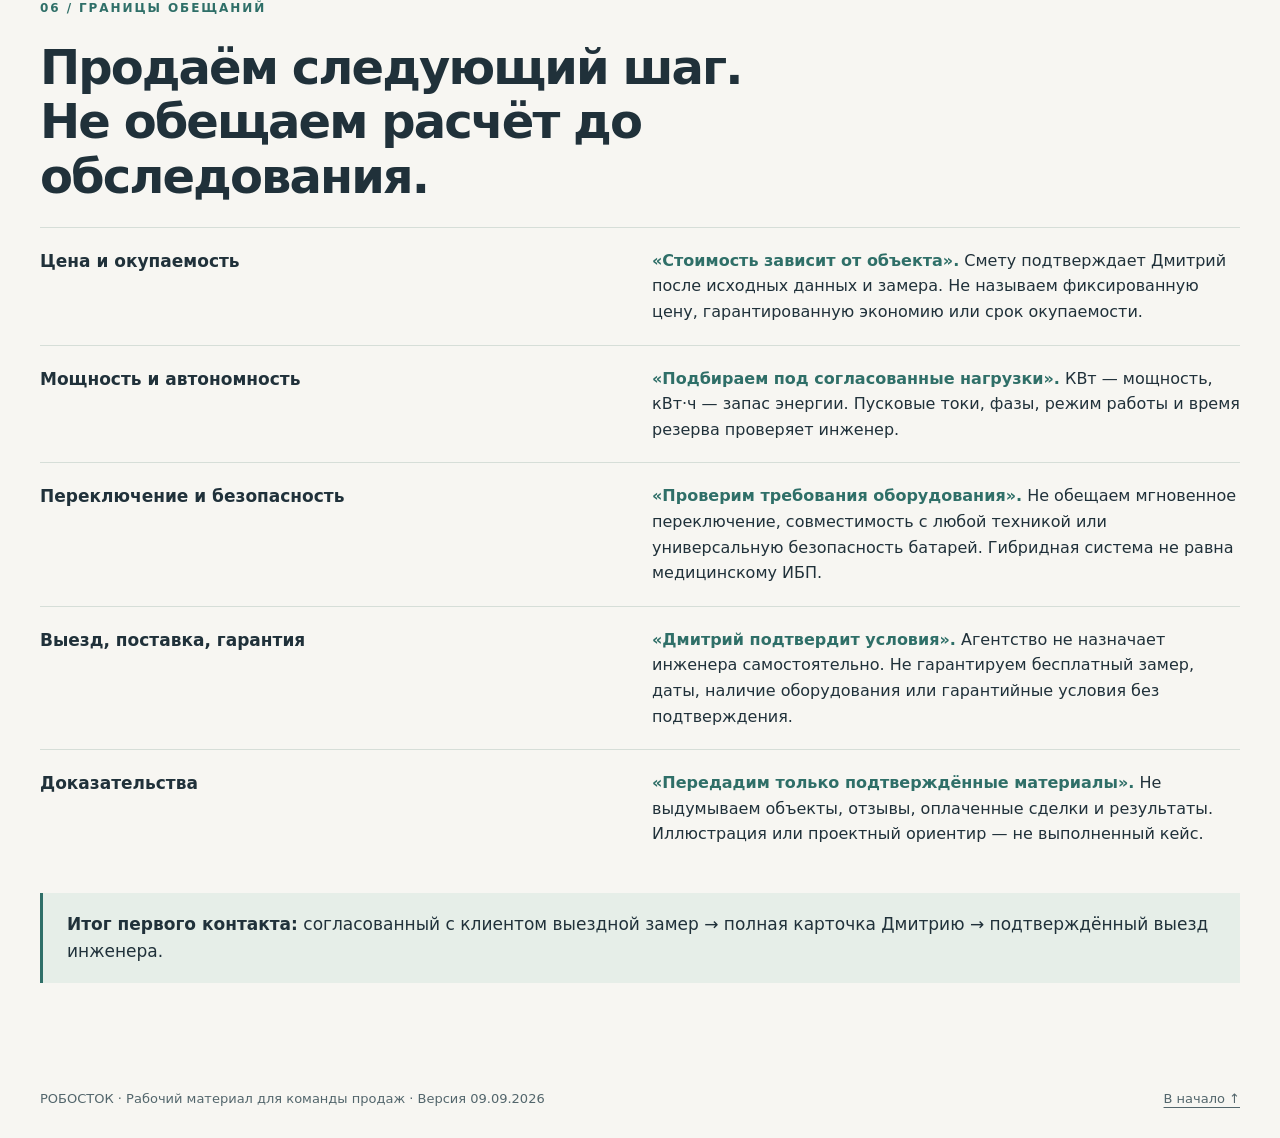
<file: sales-launch.html>
<!doctype html>
<html lang="ru">
<head>
<meta charset="utf-8">
<meta name="viewport" content="width=device-width, initial-scale=1">
<meta name="robots" content="noindex,nofollow">
<meta name="description" content="РОБОСТОК: рабочая презентация для команды холодных продаж. От конкретной задачи объекта — к согласованному выездному замеру.">
<title>РОБОСТОК — запуск холодных продаж</title>
<style>
:root{--paper:#F7F6F2;--ink:#20313A;--teal:#2F6F68;--line:#d6ded8;--muted:#53666c;--soft:#e6eeE8}*{box-sizing:border-box}html{scroll-behavior:smooth;scroll-padding-top:100px}body{margin:0;background:var(--paper);color:var(--ink);font:18px/1.6 system-ui,-apple-system,"Segoe UI",sans-serif}a{color:inherit}a:focus-visible,button:focus-visible{outline:3px solid var(--teal);outline-offset:5px}.skip{position:absolute;top:-100px;left:16px}.skip:focus{top:16px;z-index:20;background:white;padding:12px}header{display:flex;justify-content:space-between;align-items:center;gap:16px;padding:24px max(24px,calc((100vw - 1200px)/2));border-bottom:1px solid var(--line)}.brand{font-size:24px;font-weight:850;letter-spacing:.07em}.edition{font-size:12px;letter-spacing:.12em;text-transform:uppercase;color:var(--muted)}button{background:transparent;border:1px solid var(--ink);color:var(--ink);padding:10px 16px;border-radius:100px;font:600 14px/1.4 inherit;cursor:pointer;white-space:nowrap}nav{position:sticky;top:0;z-index:5;background:var(--paper);border-bottom:1px solid var(--line);display:flex;justify-content:center;flex-wrap:wrap;gap:4px;padding:10px 16px}nav a{text-decoration:none;font-size:13px;font-weight:650;padding:7px 12px;border-radius:50px}nav a:hover{background:var(--soft)}main{max-width:1256px;margin:auto;padding:0 28px}section{padding:78px 0;border-bottom:1px solid var(--line);scroll-margin-top:12px}.eyebrow{font-size:12px;letter-spacing:.16em;text-transform:uppercase;font-weight:750;color:var(--teal);margin:0 0 22px}h1,h2,h3,p{margin-top:0}h1{font-size:clamp(38px,5.7vw,76px);letter-spacing:-.05em;line-height:1.06;margin-bottom:26px}h2{font-size:clamp(30px,4vw,48px);letter-spacing:-.04em;line-height:1.13;max-width:900px;margin-bottom:24px}h3{font-size:21px;line-height:1.25;margin-bottom:14px}.lead{font-size:22px;line-height:1.5;max-width:790px;color:var(--muted)}.hero{display:grid;grid-template-columns:1.5fr 1fr;gap:56px;align-items:center;min-height:630px}.hero .eyebrow{margin-top:0}.signal{background:var(--ink);color:var(--paper);padding:34px;border-radius:24px}.signal .eyebrow{color:#a4d1bc}.signal h3{font-size:29px}.signal p{color:#d4dfdd}.path{display:grid;gap:0;margin-top:28px}.path span{padding:15px 0;border-top:1px solid #526367;font-size:16px}.path b{color:#a4d1bc;margin-right:10px}.pill{display:inline-block;font-size:12px;font-weight:650;padding:6px 12px;border:1px solid var(--line);border-radius:50px;margin:0 6px 8px 0}.grid{display:grid;grid-template-columns:repeat(3,minmax(0,1fr));gap:18px;margin-top:32px}.card{border:1px solid var(--line);border-radius:18px;padding:26px;background:#fffefa}.card p:last-child{margin-bottom:0}.card p{font-size:16px;color:var(--muted)}.card.featured{background:var(--soft);border-color:#aac3b4}.number{display:block;color:var(--teal);font-size:13px;letter-spacing:.1em;font-weight:750;margin-bottom:25px}.notice{border-left:3px solid var(--teal);padding:18px 24px;margin-top:26px;background:var(--soft);font-size:17px}.two{display:grid;grid-template-columns:1fr 1fr;gap:36px;margin-top:32px}ol,ul{padding-left:24px;margin:0}li{padding-left:6px;margin-bottom:14px}li::marker{color:var(--teal);font-weight:700}.quote{font-size:22px;line-height:1.55;margin:0;padding:28px;border:1px solid var(--line);border-radius:18px}.checklist{list-style:none;padding:0}.checklist li{border-bottom:1px solid var(--line);padding:12px 0 16px}.checklist strong{display:block}.checklist span{font-size:16px;color:var(--muted)}.steps .card{border-top:4px solid var(--teal)}.label{font-size:12px;text-transform:uppercase;letter-spacing:.1em;color:var(--teal);font-weight:750}.template{background:var(--ink);color:var(--paper);border-radius:18px;padding:28px}.template p{font-size:16px;margin-bottom:12px}.template strong{color:#b0d5c2}.template p:last-child{margin-bottom:0}.rule{display:grid;grid-template-columns:1fr 1fr;gap:24px;border-top:1px solid var(--line);padding:20px 0}.rule p{margin:0;font-size:16px}.rule strong{font-size:17px}.rule em{font-style:normal;color:var(--teal);font-weight:700}footer{max-width:1256px;margin:auto;padding:28px;color:var(--muted);font-size:13px;display:flex;justify-content:space-between;gap:20px}footer a{text-underline-offset:4px}section:last-child{border-bottom:0}
@media(max-width:800px){body{font-size:17px}.hero{grid-template-columns:1fr;gap:26px;min-height:0}.grid,.two{grid-template-columns:1fr}.grid{gap:12px}.card{padding:24px}.number{margin-bottom:14px}.lead{font-size:20px}section{padding:48px 0}.signal{padding:28px}.rule{grid-template-columns:1fr;gap:8px}nav{justify-content:flex-start}nav a{padding:5px 7px;font-size:12px}header{padding:20px 24px}.edition{font-size:10px}.brand{font-size:20px}.quote{font-size:19px}footer{flex-direction:column}html{scroll-padding-top:110px}}
@media(max-width:380px){main{padding:0 18px}header{padding:16px 18px;align-items:flex-start;flex-direction:column}.signal,.template{padding:22px}.quote{padding:22px}}
@media(prefers-reduced-motion:reduce){html{scroll-behavior:auto}}
@media print{@page{size:A4;margin:16mm}body{font-size:11pt;background:white}header{padding:0 0 12pt}nav,button,.skip,footer a{display:none!important}main{max-width:none;padding:0}section{padding:20pt 0;break-before:page;border:0}.hero{display:block;min-height:0;break-before:auto}h1{font-size:34pt}h2{font-size:26pt}.lead{font-size:14pt}.signal{margin-top:20pt}.grid,.two{gap:12pt}.card,.signal,.template,.quote,.notice,.rule{break-inside:avoid}.card p,.template p,.rule p,.checklist span{font-size:10pt}.quote{font-size:14pt}.signal,.template{background:#eef2ef;color:#20313A}.signal p,.signal .eyebrow,.template strong,.path b{color:#20313A}footer{padding:12pt 0;font-size:9pt}*{-webkit-print-color-adjust:exact;print-color-adjust:exact}}
</style>
</head>
<body>
<a class="skip" href="#main">К содержанию</a>
<header><div><div class="brand">РОБОСТОК<span style="color:var(--teal)"> ●</span></div><div class="edition">Команда холодных продаж · ДНР</div></div><button type="button" id="print">Печать / PDF</button></header>
<nav aria-label="Разделы презентации"><a href="#offer">01 Продукт</a><a href="#objects">02 Объекты</a><a href="#questions">03 Вопросы</a><a href="#measurement">04 Замер</a><a href="#handoff">05 Передача</a><a href="#guardrails">06 Обещания</a></nav>
<main id="main">
<section class="hero" id="offer"><div><p class="eyebrow">01 / Задача первого контакта</p><h1>Не просто звонок.<br>Согласованный<br>замер на объекте.</h1><p class="lead">Находим предприятия, которым нужен резерв питания. Согласуем с клиентом выездной замер и передаём заявку Дмитрию — он организует инженера.</p><div><span class="pill">Гибридные системы Deye</span><span class="pill">Аккумуляторы LiFePO4</span><span class="pill">15–50+ кВт · проектный диапазон</span></div></div><aside class="signal" aria-label="Роли команды"><p class="eyebrow">Резервное энергоснабжение под ключ</p><h3>От задачи бизнеса<br>к инженерному решению</h3><p>Подбор, комплектация и монтаж системы для согласованных нагрузок. Солнечная генерация — по задаче и условиям объекта.</p><div class="path"><span><b>01</b> Агентство согласует замер</span><span><b>02</b> Дмитрий подтверждает выезд</span><span><b>03</b> Инженер обследует объект</span></div></aside></section>
<section id="objects"><p class="eyebrow">02 / Кому звоним</p><h2>Ищем не отрасль.<br>Ищем незакрытую задачу резерва.</h2><p class="lead">Отключения уже мешают работе оборудования, а существующее решение не обеспечивает нужный результат. Есть конкретный объект и ответственный за него.</p><div class="grid"><article class="card featured"><span class="number">ПЕРВАЯ ВОЛНА</span><h3>Холодильные склады</h3><p>Камеры, компрессоры, контроль температуры. Уточняем допустимый перерыв и что происходит с продукцией при отключении.</p></article><article class="card featured"><span class="number">ПЕРВАЯ ВОЛНА</span><h3>Пищевые производства</h3><p>Холодильная или производственная нагрузка. Выясняем, какие операции останавливаются и что не закрывает текущий резерв.</p></article><article class="card"><span class="number">ОТДЕЛЬНОЕ СОГЛАСОВАНИЕ</span><h3>Частные клиники</h3><p>Не первая волна теста. Медицинские нагрузки требуют отдельной технической и нормативной проверки. Не обещаем питание систем жизнеобеспечения.</p></article></div><div class="notice"><strong>География теста — ДНР.</strong> Возможность обслуживания конкретного адреса подтверждает Дмитрий. Генератор у клиента — не причина отказа: важно, какую задачу он пока не решает.</div></section>
<section id="questions"><p class="eyebrow">03 / Короткая квалификация</p><h2>Сначала ситуация.<br>Потом предложение замера.</h2><div class="two"><ol><li><strong>Кто отвечает за электроснабжение?</strong><br>Имя, роль, кто принимает решение и кто встретит инженера.</li><li><strong>Что происходит при отключении?</strong><br>Последний случай, длительность, последствия для работы — без подсказанных сумм потерь.</li><li><strong>Какой резерв уже есть?</strong><br>Генератор, ИБП, аккумуляторы или нет резерва. Что именно не устраивает?</li><li><strong>Что нужно сохранить в работе?</strong><br>Оборудование, известная мощность, требуемое время резерва и допустимый перерыв. Неизвестное так и записываем.</li><li><strong>Когда хотят решить задачу?</strong><br>Приоритет и ориентир бюджета — если клиент готов назвать. Не подменяем неизвестный бюджет отказом.</li></ol><div><blockquote class="quote">«Здравствуйте, РОБОСТОК. Подскажите, кто у вас отвечает за резервное питание? Можно коротко уточнить, как у вас работает холодильное оборудование при отключениях?»</blockquote><div class="notice">Если задача есть: «Предлагаю согласовать выездной замер на вашем объекте. Какой адрес, кто встретит инженера и какое окно по дате и времени удобно? Дмитрий подтвердит возможность выезда и его условия».</div></div></div></section>
<section id="measurement"><p class="eyebrow">04 / Критерии результата</p><h2>Согласованный замер —<br>это конкретная договорённость.</h2><p class="lead">Не «пришлите информацию» и не назначенный телефонный разговор. Клиент явно согласен на выездной замер по конкретному объекту.</p><div class="two"><ul class="checklist"><li><strong>Объект и точный адрес</strong><span>Компания, тип объекта, населённый пункт, адрес и известные ограничения доступа.</span></li><li><strong>Контакт на месте + телефон</strong><span>Имя, роль, кто встретит инженера; связь с ответственным за решение.</span></li><li><strong>Реальная потребность и текущий резерв</strong><span>Что происходит при отключениях и чего не хватает существующему решению.</span></li></ul><ul class="checklist"><li><strong>Оборудование и требования</strong><span>Что питать, известные нагрузки и время резерва. Нет данных — отметка «неизвестно».</span></li><li><strong>Предпочтительное окно даты и времени</strong><span>Это пожелание клиента, а не гарантированное расписание инженера.</span></li><li><strong>Явное согласие клиента на замер</strong><span>Зафиксировать формулировку согласия и согласие на передачу контакта Дмитрию по применимым правилам.</span></li></ul></div><div class="notice"><strong>Условия замера пока не установлены.</strong> Платный он или бесплатный и кто сообщает тариф — согласовать до запуска. Бесплатный выезд не обещаем. Если условия ещё не подтверждены, отмечаем это в заявке и объясняем клиенту.</div></section>
<section id="handoff"><p class="eyebrow">05 / Передача и статусы</p><h2>Агентство договаривается.<br>Дмитрий отправляет инженера.</h2><div class="grid steps"><article class="card"><span class="number">СТАТУС 01 · АГЕНТСТВО</span><h3>Согласованный замер</h3><p>Есть согласие клиента, адрес, контакт, потребность, оборудование и предпочтительное окно. Полная карточка передана Дмитрию по согласованному каналу.</p></article><article class="card"><span class="number">СТАТУС 02 · ДМИТРИЙ</span><h3>Выезд подтверждён</h3><p>Дмитрий подтвердил график инженера, возможность обслуживания, доступ и коммерческие условия. Клиент подтвердил окончательную договорённость.</p></article><article class="card"><span class="number">СТАТУС 03 · ИНЖЕНЕР</span><h3>Замер проведён</h3><p>Выезд фактически состоялся, результаты обследования зафиксированы и переданы Дмитрию. Далее — технический подбор и предложение, не автоматическая сделка.</p></article></div><div class="two"><div><h3>Что передать Дмитрию</h3><p>Карточку сразу после договорённости, не только в итоговом отчёте. Срок обработки и канал передачи согласовать до старта.</p><p>Отказ, перенос, дубль или неявка — отдельный статус с причиной. Не засчитывать их как проведённый замер.</p><p class="label">Пример структуры, не реальная заявка →</p></div><div class="template"><p><strong>Объект / адрес:</strong> …</p><p><strong>Контакт / роль / телефон:</strong> …</p><p><strong>Проблема / существующий резерв:</strong> …</p><p><strong>Оборудование / требования / неизвестное:</strong> …</p><p><strong>Предпочтительное окно / доступ:</strong> …</p><p><strong>Согласие на выездной замер:</strong> точная формулировка …</p><p><strong>Условия, сообщённые клиенту:</strong> … / не подтверждены</p><p><strong>Источник / время / запись или конспект:</strong> …</p><p><strong>Статус / ответственный / следующий шаг:</strong> …</p></div></div></section>
<section id="guardrails"><p class="eyebrow">06 / Границы обещаний</p><h2>Продаём следующий шаг.<br>Не обещаем расчёт до обследования.</h2><div class="rule"><strong>Цена и окупаемость</strong><p><em>«Стоимость зависит от объекта».</em> Смету подтверждает Дмитрий после исходных данных и замера. Не называем фиксированную цену, гарантированную экономию или срок окупаемости.</p></div><div class="rule"><strong>Мощность и автономность</strong><p><em>«Подбираем под согласованные нагрузки».</em> КВт — мощность, кВт·ч — запас энергии. Пусковые токи, фазы, режим работы и время резерва проверяет инженер.</p></div><div class="rule"><strong>Переключение и безопасность</strong><p><em>«Проверим требования оборудования».</em> Не обещаем мгновенное переключение, совместимость с любой техникой или универсальную безопасность батарей. Гибридная система не равна медицинскому ИБП.</p></div><div class="rule"><strong>Выезд, поставка, гарантия</strong><p><em>«Дмитрий подтвердит условия».</em> Агентство не назначает инженера самостоятельно. Не гарантируем бесплатный замер, даты, наличие оборудования или гарантийные условия без подтверждения.</p></div><div class="rule"><strong>Доказательства</strong><p><em>«Передадим только подтверждённые материалы».</em> Не выдумываем объекты, отзывы, оплаченные сделки и результаты. Иллюстрация или проектный ориентир — не выполненный кейс.</p></div><div class="notice"><strong>Итог первого контакта:</strong> согласованный с клиентом выездной замер → полная карточка Дмитрию → подтверждённый выезд инженера.</div></section>
</main>
<footer><span>РОБОСТОК · Рабочий материал для команды продаж · Версия 09.09.2026</span><a href="#offer">В начало ↑</a></footer>
<script>document.getElementById('print').addEventListener('click', () => window.print());</script>
</body>
</html>
</file>
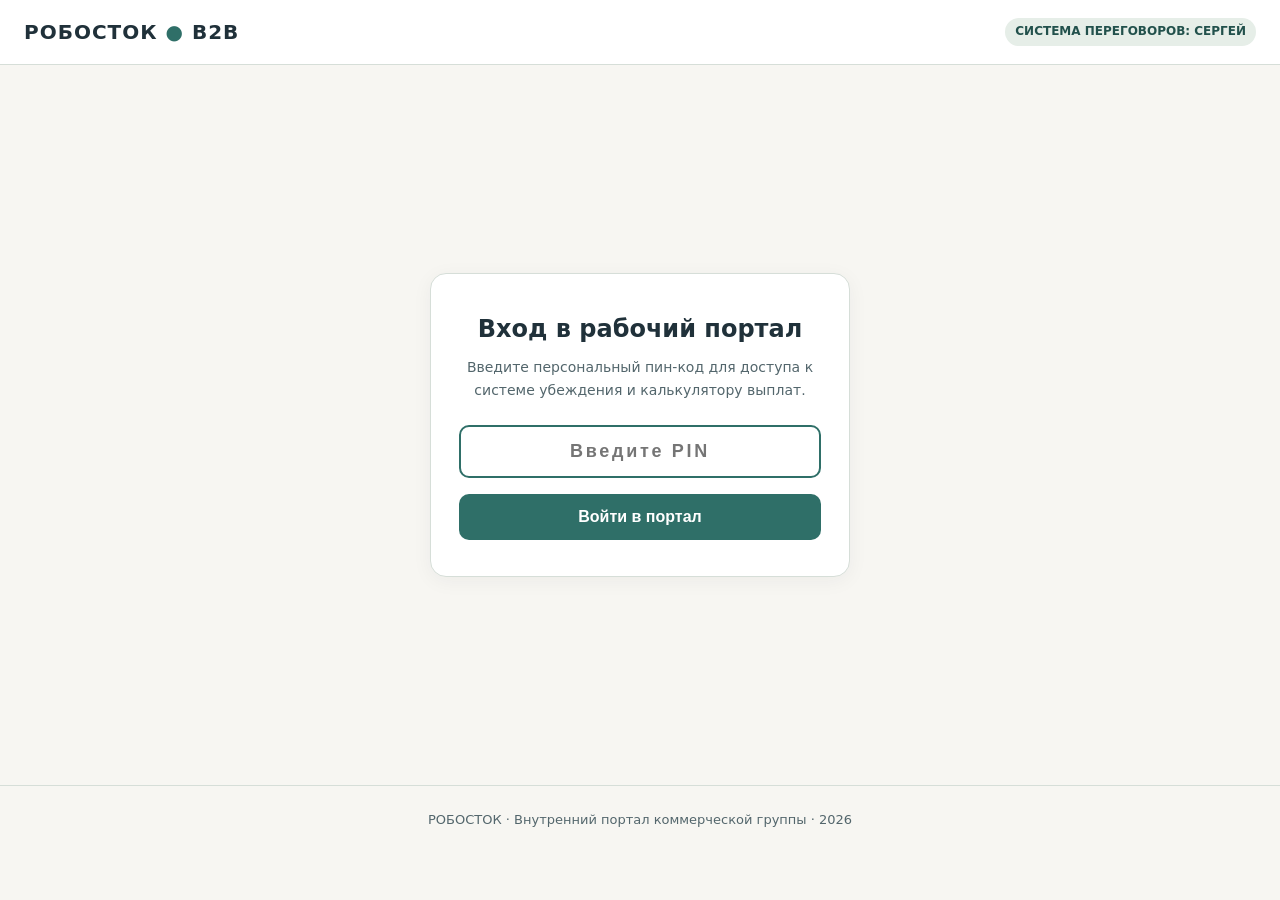
<file: sereban.html>
<!doctype html>
<html lang="ru">
<head>
<meta charset="utf-8">
<meta name="viewport" content="width=device-width, initial-scale=1">
<meta name="robots" content="noindex,nofollow">
<title>РОБОСТОК — Система B2B-переговоров | Доступ для Сергея</title>
<style>
:root {
  --paper: #F7F6F2;
  --ink: #20313A;
  --teal: #2F6F68;
  --teal-dark: #22514c;
  --line: #D6DED8;
  --muted: #53666C;
  --soft: #E6EEE8;
  --accent: #F7D2B9;
  --white: #FFFFFF;
  --danger: #c53030;
  --gold: #b7791f;
}
* { box-sizing: border-box; }
body {
  margin: 0;
  background: var(--paper);
  color: var(--ink);
  font: 16px/1.6 system-ui, -apple-system, "Segoe UI", Roboto, sans-serif;
  -webkit-font-smoothing: antialiased;
}
header {
  display: flex;
  justify-content: space-between;
  align-items: center;
  padding: 16px 24px;
  background: var(--white);
  border-bottom: 1px solid var(--line);
  position: sticky;
  top: 0;
  z-index: 10;
}
.brand {
  font-size: 20px;
  font-weight: 800;
  letter-spacing: .05em;
  color: var(--ink);
}
.brand span { color: var(--teal); }
.badge {
  background: var(--soft);
  color: var(--teal-dark);
  font-size: 12px;
  font-weight: 700;
  padding: 4px 10px;
  border-radius: 20px;
  text-transform: uppercase;
}

/* PIN GATE VIEW */
#pinGate {
  min-height: 80vh;
  display: flex;
  align-items: center;
  justify-content: center;
  padding: 20px;
}
.pin-card {
  background: var(--white);
  border: 1px solid var(--line);
  border-radius: 16px;
  padding: 36px 28px;
  max-width: 420px;
  width: 100%;
  text-align: center;
  box-shadow: 0 4px 20px rgba(32, 49, 58, 0.05);
}
.pin-card h1 {
  font-size: 24px;
  margin: 0 0 8px;
  color: var(--ink);
}
.pin-card p {
  color: var(--muted);
  font-size: 14px;
  margin: 0 0 24px;
}
.pin-input {
  width: 100%;
  padding: 14px 16px;
  font-size: 18px;
  letter-spacing: .15em;
  text-align: center;
  border: 2px solid var(--line);
  border-radius: 10px;
  outline: none;
  font-weight: 700;
  color: var(--ink);
  background: var(--paper);
  transition: border-color .2s;
}
.pin-input:focus {
  border-color: var(--teal);
  background: var(--white);
}
.pin-btn {
  margin-top: 16px;
  width: 100%;
  padding: 14px;
  background: var(--teal);
  color: var(--white);
  border: none;
  border-radius: 10px;
  font-size: 16px;
  font-weight: 700;
  cursor: pointer;
  transition: background .2s;
}
.pin-btn:hover { background: var(--teal-dark); }
.pin-error {
  color: var(--danger);
  font-size: 13px;
  font-weight: 600;
  margin-top: 12px;
  display: none;
}

/* PORTAL CONTENT */
#portalContent {
  display: none;
  max-width: 1040px;
  margin: 0 auto;
  padding: 32px 20px 80px;
}
.hero {
  background: linear-gradient(135deg, var(--teal) 0%, var(--teal-dark) 100%);
  color: var(--white);
  padding: 40px 32px;
  border-radius: 20px;
  margin-bottom: 32px;
}
.hero h1 {
  font-size: clamp(26px, 4vw, 38px);
  line-height: 1.2;
  margin: 0 0 14px;
}
.hero p {
  font-size: 17px;
  opacity: .94;
  margin: 0 0 24px;
  max-width: 780px;
}
.hero-stats {
  display: flex;
  gap: 16px;
  flex-wrap: wrap;
}
.stat-pill {
  background: rgba(255, 255, 255, 0.14);
  backdrop-filter: blur(8px);
  padding: 12px 20px;
  border-radius: 14px;
  border: 1px solid rgba(255, 255, 255, 0.2);
}
.stat-pill strong {
  display: block;
  font-size: 22px;
  color: var(--accent);
}
.stat-pill span {
  font-size: 13px;
  opacity: .88;
}

.section-card {
  background: var(--white);
  border: 1px solid var(--line);
  border-radius: 16px;
  padding: 32px 28px;
  margin-bottom: 24px;
}
.section-card h2 {
  font-size: 22px;
  margin: 0 0 16px;
  color: var(--ink);
  display: flex;
  align-items: center;
  gap: 12px;
}
.icon {
  display: inline-flex;
  align-items: center;
  justify-content: center;
  width: 34px;
  height: 34px;
  border-radius: 10px;
  background: var(--soft);
  color: var(--teal);
  font-weight: 800;
  font-size: 17px;
}

/* PHILOSOPHY CALLOUT */
.philosophy-card {
  background: linear-gradient(135deg, #fefcf9 0%, #fdf5ea 100%);
  border: 1px solid #ebd4b6;
  border-radius: 16px;
  padding: 26px;
  margin: 20px 0;
}
.philosophy-card h3 {
  margin: 0 0 10px;
  color: #744210;
  font-size: 19px;
}
.philosophy-card p {
  margin: 0 0 12px;
  color: #4a3821;
  font-size: 15px;
}

/* CALC */
.calc-box {
  background: var(--soft);
  border: 1px solid var(--line);
  border-radius: 14px;
  padding: 24px;
  margin: 20px 0;
}
.calc-slider {
  width: 100%;
  margin: 16px 0;
}
.calc-result {
  display: flex;
  justify-content: space-between;
  align-items: center;
  flex-wrap: wrap;
  gap: 16px;
  padding-top: 16px;
  border-top: 1px solid var(--line);
}
.calc-big {
  font-size: 32px;
  font-weight: 850;
  color: var(--teal-dark);
}

/* SYSTEM FRAMEWORK STYLES */
.framework-grid {
  display: grid;
  grid-template-columns: 1fr 1fr;
  gap: 18px;
  margin-top: 18px;
}
@media (max-width: 768px) {
  .framework-grid { grid-template-columns: 1fr; }
}
.phase-card {
  background: var(--paper);
  border: 1px solid var(--line);
  border-radius: 14px;
  padding: 20px;
  position: relative;
}
.phase-number {
  font-size: 11px;
  font-weight: 800;
  letter-spacing: .1em;
  color: var(--teal);
  text-transform: uppercase;
  margin-bottom: 6px;
  display: block;
}
.phase-card h3 {
  margin: 0 0 10px;
  font-size: 17px;
  color: var(--ink);
}
.phase-card p {
  margin: 0 0 12px;
  font-size: 14px;
  color: var(--muted);
}
.phase-bullets {
  margin: 0;
  padding-left: 18px;
  font-size: 13.5px;
  color: var(--ink);
}
.phase-bullets li {
  margin-bottom: 6px;
}

/* RED LINES / GUARDRAILS */
.guardrails-box {
  background: #fff5f5;
  border: 1px solid #feb2b2;
  border-radius: 14px;
  padding: 22px;
  margin-top: 20px;
}
.guardrails-box h3 {
  margin: 0 0 10px;
  color: var(--danger);
  font-size: 17px;
}

/* OBJECTIONS MATRIX */
.matrix-card {
  background: var(--paper);
  border: 1px solid var(--line);
  border-radius: 12px;
  padding: 16px;
  margin-bottom: 12px;
}
.matrix-card .trigger {
  font-weight: 700;
  color: var(--ink);
  margin-bottom: 6px;
}
.matrix-card .principle {
  font-size: 13.5px;
  color: var(--muted);
  margin-bottom: 8px;
}
.matrix-card .response-angle {
  background: var(--white);
  padding: 10px 14px;
  border-radius: 8px;
  border-left: 3px solid var(--teal);
  font-size: 14px;
  color: var(--ink);
  font-style: italic;
}

/* LEAD TEMPLATE */
.template-box {
  background: #20313A;
  color: #E6EEE8;
  font-family: ui-monospace, SFMono-Regular, Consolas, monospace;
  font-size: 13px;
  padding: 18px;
  border-radius: 12px;
  position: relative;
  white-space: pre-wrap;
}
.copy-btn {
  position: absolute;
  top: 12px;
  right: 12px;
  background: var(--teal);
  color: var(--white);
  border: none;
  border-radius: 6px;
  padding: 6px 12px;
  font-size: 12px;
  font-weight: 600;
  cursor: pointer;
}
.copy-btn:hover { background: var(--teal-dark); }

footer {
  text-align: center;
  color: var(--muted);
  font-size: 13px;
  padding: 24px;
  border-top: 1px solid var(--line);
}
</style>
</head>
<body>

<header>
  <div class="brand">РОБОСТОК<span> ●</span> B2B</div>
  <div class="badge">Система переговоров: Сергей</div>
</header>

<!-- 1. PIN GATE VIEW -->
<div id="pinGate">
  <div class="pin-card">
    <h1>Вход в рабочий портал</h1>
    <p>Введите персональный пин-код для доступа к системе убеждения и калькулятору выплат.</p>
    <form id="pinForm" onsubmit="handlePinSubmit(event)">
      <input type="password" id="pinInput" class="pin-input" placeholder="Введите PIN" autocomplete="off" autofocus>
      <button type="submit" class="pin-btn">Войти в портал</button>
      <div id="pinError" class="pin-error">Неверный PIN-код. Проверьте правильность ввода.</div>
    </form>
  </div>
</div>

<!-- 2. PORTAL CONTENT -->
<main id="portalContent">

  <div class="hero">
    <h1>Сергей, забудь про заученные скрипты. Мы даём систему.</h1>
    <p>Шаблонные скрипты убивают харизму сильного переговорщика. Владельцы клиник отсекают роботов за секунду. Твоя сила — в живом контакте, юморе и понимании психологии главврача. Ниже — карта убеждения, в рамках которой ты импровизируешь и ведёшь клиента туда, куда нужно.</p>
    <div class="hero-stats">
      <div class="stat-pill">
        <strong>5% с чека</strong>
        <span>Твоя прямая доля с объекта</span>
      </div>
      <div class="stat-pill">
        <strong>20 000 – 30 000 ₽</strong>
        <span>С каждого закрытого кабинета</span>
      </div>
      <div class="stat-pill">
        <strong>Свобода диалога</strong>
        <span>Твои слова — наша инженерная рамка</span>
      </div>
    </div>
  </div>

  <!-- ФИЛОСОФИЯ: ЧТО МЫ ПРОДАЁМ -->
  <div class="philosophy-card">
    <h3>Главный принцип: Мы продаём не аккумуляторы. Мы продаём «счастье врача».</h3>
    <p><strong>Запомни навсегда:</strong> ни один нормальный главврач в здравом уме не просыпается с мыслью: <em>«Эх, купить бы мне инвертор Deye и четыре ячейки LiFePO4!»</em> Ему глубоко плевать на амперы, вольты и киловатты.</p>
    <p><strong>Что такое «счастье» для главврача стоматологии?</strong><br>
    Это момент, когда на всём районе внезапно гаснет свет, дома погружаются в темноту, а у него в кабинете — <em>абсолютный штиль</em>. Ровно гудит компрессор, играет радио, пациент даже не понял, что произошло, а врач спокойно завершает операцию за 35 000 ₽. Никакой паники, никаких звонков разгневанных клиентов, никакого бензинового смрада под окнами. Он король ситуации. Вот за это ощущение защищённости и статуса они платят сотни тысяч рублей. Твоя задача — продать ему эту картинку.</p>
  </div>

  <!-- БЛОК 1: МАТЕМАТИКА ДЕНЕГ -->
  <section class="section-card">
    <h2><span class="icon">₽</span> Твоя математика дохода: реальные живые деньги</h2>
    <p>Никаких воздушных замков про «миллион за два дня». Давай смотреть на твёрдую математику, которую компания реально способна смонтировать и выплатить тебе на руки.</p>

    <div class="calc-box">
      <label for="dealsRange"><strong>Сколько клиник закрываем в месяц: <span id="dealsCount" style="color:var(--teal); font-size:20px;">5</span></strong></label>
      <input type="range" id="dealsRange" class="calc-slider" min="1" max="10" value="5" oninput="updateCalc(this.value)">
      
      <div class="calc-result">
        <div>
          <div style="font-size:13px; color:var(--muted);">Оборот закрытых сделок:</div>
          <div id="totalVolume" style="font-weight:700; font-size:18px;">2 000 000 ₽</div>
        </div>
        <div>
          <div style="font-size:13px; color:var(--muted);">Нужно согласовать замеров:</div>
          <div id="surveysCount" style="font-weight:700; font-size:18px;">12–15 замеров</div>
        </div>
        <div>
          <div style="font-size:13px; color:var(--muted);">ТВОЯ КОМИССИЯ (5%):</div>
          <div id="sergeyIncome" class="calc-big">100 000 ₽</div>
        </div>
      </div>
    </div>

    <p style="font-size:14px; color:var(--muted); margin:0;">
      *Средний чек BESS-комплекса под ключ для стоматологии — 400 000 ₽. Твои 5% — это 20 000 ₽ чистыми с одного объекта. Закрыл 5 клиник — забрал 100 000 ₽. Закрыл 8 — забрал 160 000 ₽. Наша монтажная группа (Володя) делает 2–3 замера в неделю. Когда ты выйдешь на стабильный поток замеров — подключаем дополнительные бригады и масштабируем твой доход дальше.
    </p>
  </section>

  <!-- БЛОК 2: СИСТЕМА УБЕЖДЕНИЯ (4 ФАЗЫ ДИАЛОГА) -->
  <section class="section-card">
    <h2><span class="icon">🧭</span> 4-фазная система ведения диалога: карта перехвата</h2>
    <p>Импровизируй своими словами, шути, подстраивайся под тон собеседника, но веди разговор строго через эти четыре контрольные точки:</p>

    <div class="framework-grid">
      <!-- ФАЗА 1 -->
      <div class="phase-card">
        <span class="phase-number">ФАЗА 01 · ВХОД И ТРИГГЕР</span>
        <h3>Вскрыть скрытую боль</h3>
        <p>Не начинай с презентации! Твоя цель — заставить главврача вспомнить свой последний кошмар в темноте.</p>
        <ul class="phase-bullets">
          <li><strong>Секретарю:</strong> заходи сухо и по-деловому, как служба энергобезопасности («по регламенту работы оборудования при авариях сети»).</li>
          <li><strong>ЛПР:</strong> бей в недавний опыт: <em>«Когда у вас на районе свет вырубало — что с пациентом в кресле делали? Пломбу переделывать пришлось?»</em></li>
          <li><strong>Цель фазы:</strong> чтобы он сам вслух признал, что отключение света посреди приёма — это катастрофа.</li>
        </ul>
      </div>

      <!-- ФАЗА 2 -->
      <div class="phase-card">
        <span class="phase-number">ФАЗА 02 · РАЗРУШЕНИЕ ИЛЛЮЗИЙ</span>
        <h3>Убить костыли и генераторы</h3>
        <p>Покажи ему, почему все его текущие идеи (генератор или дешёвый ИБП) — это тупик.</p>
        <ul class="phase-bullets">
          <li><strong>Про генератор:</strong> <em>«Выкатить бензогенератор на тротуар жилого дома — это штраф МЧС за канистры, вонь в открытые окна и жильцы с полицией. Да и заводится он 30 секунд — аппаратура уже погаснет».</em></li>
          <li><strong>Про дешёвый бесперебойник:</strong> <em>«Обычный офисный ИБП сгорит на первой секунде — у безмасляного компрессора пусковой ток в 5 раз выше номинала».</em></li>
          <li><strong>Цель фазы:</strong> показать, что простого решения «из интернета» не существует.</li>
        </ul>
      </div>

      <!-- ФАЗА 3 -->
      <div class="phase-card">
        <span class="phase-number">ФАЗА 03 · ПРОДАЖА «СЧАСТЬЯ»</span>
        <h3>Показать идеальное будущее</h3>
        <p>Нарисуй ему ту самую картинку спокойствия и контроля, за которую он захочет заплатить.</p>
        <ul class="phase-bullets">
          <li><strong>Образ:</strong> Бесшумная система в подсобке, которая подхватывает кресло и компрессор за 0.01 секунды. Ни шума, ни дыма, ни единого сорванного приёма.</li>
          <li><strong>Экономия:</strong> <em>«Мы не резервируем чайники и кондиционеры за миллион. Мы защищаем только линию жизни кабинета — это в 2–3 раза дешевле».</em></li>
          <li><strong>Железное доверие:</strong> <em>«Оплата 50 на 50. Вторую половину платите только после того, как при вас щёлкнут рубильником под нагрузкой».</em></li>
        </ul>
      </div>

      <!-- ФАЗА 4 -->
      <div class="phase-card">
        <span class="phase-number">ФАЗА 04 · ЗАКРЫТИЕ</span>
        <h3>Продать бесплатный замер</h3>
        <p>Не продавай систему по телефону! Продай 20 минут времени инженера Володи.</p>
        <ul class="phase-bullets">
          <li><strong>Аргумент:</strong> <em>«Чтобы не гадать на кофейной гуще и не переплачивать за лишние киловатты, наш инженер приедет с токовыми клещами, замерит пусковые броски компрессора и выдаст точную смету под ваш щиток».</em></li>
          <li><strong>Снятие риска:</strong> <em>«Замер бесплатный и ни к чему вас не обязывает. Будете точно знать параметры своей сети».</em></li>
          <li><strong>Выбор без выбора:</strong> <em>«Вам удобнее в первой половине дня завтра или в четверг?»</em></li>
        </ul>
      </div>
    </div>

    <!-- КРАСНЫЕ ЛИНИИ -->
    <div class="guardrails-box">
      <h3>⛔ Красные линии: где креативить ЗАПРЕЩЕНО</h3>
      <ul style="margin:0; padding-left:20px; font-size:14px; color:#742a2a;">
        <li><strong>Не называй фиксированных цен до замера:</strong> всегда говори вилку («ориентировочно от 350 000 ₽ под ключ, но точная цифра — только после замера пусковых токов»).</li>
        <li><strong>Не обещай резервировать 3D-томографы, рентгены и тяжёлые автоклавы:</strong> мы защищаем критический контур манипуляции (кресло, компрессор, слюноотсос, рабочий свет).</li>
        <li><strong>Не обещай автономию на двое суток:</strong> мы даём расчётную автономию на 2–4 часа, достаточную для безопасного завершения приёма.</li>
        <li><strong>Не соглашайся на «скиньте прайс на почту»:</strong> в прайсе клиент увидит железки и ничего не поймёт. Держи рамку: сначала замер нагрузок — потом смета.</li>
      </ul>
    </section>

  <!-- БЛОК 3: МАТРИЦА ПЕРЕХВАТА ВОЗРАЖЕНИЙ -->
  <section class="section-card">
    <h2><span class="icon">🎯</span> Матрица перехвата возражений (смысловые рычаги)</h2>
    <p>Когда клиент сопротивляется — не спорь. Согласись с его логикой и разверни её в нашу пользу:</p>

    <div class="matrix-card">
      <div class="trigger">«Сбросьте ваше предложение на почту, мы посмотрим»</div>
      <div class="principle">Рычаг: показать, что типовое КП без замера — это обман клиента.</div>
      <div class="response-angle">«[Имя], сбросить типовую бумажку с ценами — проще всего. Но у вас компрессор стоит конкретной марки с пусковым током от 25 до 35 Ампер. Если мы ошибёмся с мощностью — при первом блэкауте система сгорит, а вы потеряете деньги. Давайте инженер бесплатно снимет параметры компрессора за 15 минут, и мы дадим расчёт именно под ваш кабинет. Завтра в 11 будете на месте?»</div>
    </div>

    <div class="matrix-card">
      <div class="trigger">«У нас уже есть бензогенератор на крайний случай»</div>
      <div class="principle">Рычаг: нажать на паузу старта, ручной труд и жалобы жильцов.</div>
      <div class="response-angle">«Супер, что подстраховались! А кто его заводит, когда свет гаснет посреди пломбирования? Врач бежит на улицу дёргать шнур? Пока он заведётся — это минимум полминуты, аппаратура уже погасла. Плюс жильцы дома не пишут жалобы на гарь? Мы можем завести генератор через наш буфер — свет переключается мгновенно и без шума. Давайте инженер посмотрит щиток?»</div>
    </div>

    <div class="matrix-card">
      <div class="trigger">«Сейчас нет денег, это слишком дорого»</div>
      <div class="principle">Рычаг: сравнить стоимость системы с убытками от испорченных приёмов.</div>
      <div class="response-angle">«Именно поэтому мы не предлагаем питать всю клинику за миллион. Мы отсекаем всё лишнее и защищаем только установку — это снижает бюджет в два раза. Плюс один сорванный приём с имплантацией или реставрацией — это минус 30–50 тысяч из кассы и недовольный пациент. За несколько месяцев система окупает сама себя. Давайте сделаем замер, цифры на руках будут — а решение примете потом».</div>
    </div>

    <div class="matrix-card">
      <div class="trigger">«У нас на линии почти не выключают свет»</div>
      <div class="principle">Рычаг: фактор страховки от внезапной аварии на подстанции.</div>
      <div class="response-angle">«Вам крупно повезло! Но вы же понимаете обстановку с сетями в городе. Авария происходит всегда в самый неподходящий момент — когда пациент под анестезией с открытым зубом. Резервное питание — это как подушка безопасности в машине: пусть лучше не пригодится, чем в нужный момент её не окажется. Замер бесплатный, денег не просим — пусть у вас будет готовый проект на всякий случай».</div>
    </div>
  </section>

  <!-- БЛОК 4: ШАБЛОН ПЕРЕДАЧИ ЛИДА -->
  <section class="section-card">
    <h2><span class="icon">📋</span> Передача лида Дмитрию</h2>
    <p>Договорился на замер? Заполняй карточку и сразу кидай Дмитрию в Telegram (<a href="https://t.me/killa_xx" target="_blank" style="color:var(--teal); font-weight:700;">@killa_xx</a>). Обязательно прикрепляй аудиозапись звонка — это твой чек на получение комиссии 5%!</p>

    <div class="template-box" id="leadTemplate">🔥 НОВЫЙ ЗАМЕР РОБОСТОК

1. Клиника: Стоматология «[Название]»
2. Адрес: г. Донецк, ул. [Улица, дом]
3. ЛПР: [ФИО, главврач/собственник]
4. Телефон ЛПР: +7 [номер]
5. Оборудование: [Количество кресел, компрессор]
6. Боль клиента: [Свет вырубает раз в неделю, генератор жильцы дома запретили]
7. Согласованное время замера: [Дата, время]
8. Запись звонка: [файл прикреплен]</div>
    <button type="button" class="copy-btn" onclick="copyTemplate()">Скопировать карточку</button>
  </section>

</main>

<footer>
  РОБОСТОК · Внутренний портал коммерческой группы · 2026
</footer>

<script>
// PIN AUTH LOGIC
const CORRECT_PIN = "sereban";

function checkAuth() {
  if (sessionStorage.getItem("robostok_auth") === "true") {
    showPortal();
  }
}

function handlePinSubmit(e) {
  e.preventDefault();
  const input = document.getElementById("pinInput");
  const error = document.getElementById("pinError");
  const val = input.value.trim().toLowerCase();

  if (val === CORRECT_PIN) {
    sessionStorage.setItem("robostok_auth", "true");
    showPortal();
  } else {
    error.style.display = "block";
    input.value = "";
    input.focus();
  }
}

function showPortal() {
  document.getElementById("pinGate").style.display = "none";
  document.getElementById("portalContent").style.display = "block";
  window.scrollTo(0, 0);
}

// CALC LOGIC
function updateCalc(val) {
  const deals = parseInt(val, 10);
  document.getElementById("dealsCount").innerText = deals;
  
  const totalVol = deals * 400000;
  document.getElementById("totalVolume").innerText = totalVol.toLocaleString("ru-RU") + " ₽";
  
  const minSurveys = Math.round(deals * 2.5);
  const maxSurveys = Math.round(deals * 3);
  document.getElementById("surveysCount").innerText = `${minSurveys}–${maxSurveys} замеров`;
  
  const income = Math.round(totalVol * 0.05);
  document.getElementById("sergeyIncome").innerText = income.toLocaleString("ru-RU") + " ₽";
}

// COPY TEMPLATE
function copyTemplate() {
  const text = document.getElementById("leadTemplate").innerText;
  navigator.clipboard.writeText(text).then(() => {
    const btn = document.querySelector(".copy-btn");
    btn.innerText = "Скопировано!";
    setTimeout(() => btn.innerText = "Скопировать карточку", 2000);
  });
}

// Init
checkAuth();
</script>

</body>
</html>
</file>
<file: presentation/presentation.css>
:root {
  --bg-base: #F7F6F2;
  --text-dark: #20313A;
  --teal-primary: #2F6F68;
  --teal-dark: #285C57;
  --soft-teal: #A9DCD3;
  --soft-peach: #F7D2B9;
  --sky-blue: #CBDCF3;
  --soft-lilac: #DDD4F2;
  --muted-text: #5C6C75;
  --border-color: #DDE5E2;
  --warning-red: #9A4343;
  --white: #FFFFFF;
  
  --font-sans: 'Manrope', -apple-system, BlinkMacSystemFont, "Segoe UI", Roboto, sans-serif;
  --font-mono: 'JetBrains Mono', Consolas, Menlo, monospace;
}

* {
  box-sizing: border-box;
  margin: 0;
  padding: 0;
}

html, body {
  width: 100%;
  height: 100%;
  background-color: #111C20;
  color: var(--text-dark);
  font-family: var(--font-sans);
  overflow: hidden;
  -webkit-font-smoothing: antialiased;
  -webkit-tap-highlight-color: transparent;
  touch-action: pan-y;
}

/* Presentation Container */
.deck-wrapper {
  position: relative;
  width: 100vw;
  height: 100vh;
  height: 100dvh;
  max-width: 177.78vh; /* 16:9 ratio on desktop */
  max-height: 56.25vw;
  margin: auto;
  background-color: var(--bg-base);
  display: flex;
  flex-direction: column;
  box-shadow: 0 20px 50px rgba(0,0,0,0.5);
  overflow: hidden;
}

/* Top Progress Bar */
.progress-bar-container {
  position: absolute;
  top: 0;
  left: 0;
  width: 100%;
  height: 4px;
  background: rgba(47, 111, 104, 0.15);
  z-index: 100;
}

.progress-bar {
  height: 100%;
  width: 9.09%;
  background: var(--teal-primary);
  transition: width 0.3s cubic-bezier(0.4, 0, 0.2, 1);
}

/* Header Bar */
.slide-header {
  display: flex;
  justify-content: space-between;
  align-items: center;
  padding: 16px 36px 10px 36px;
  flex-shrink: 0;
  z-index: 10;
  border-bottom: 1px solid rgba(221, 229, 226, 0.5);
}

.brand-indicator {
  display: flex;
  align-items: center;
  gap: 10px;
}

.brand-logo-text {
  font-family: var(--font-sans);
  font-size: 16px;
  font-weight: 800;
  color: var(--teal-primary);
  letter-spacing: 0.05em;
}

.brand-category-badge {
  font-family: var(--font-mono);
  font-size: 10px;
  font-weight: 700;
  background-color: var(--soft-teal);
  color: var(--text-dark);
  padding: 3px 8px;
  border-radius: 6px;
  text-transform: uppercase;
}

.slide-actions {
  display: flex;
  gap: 8px;
}

.btn-icon {
  background: rgba(32, 49, 58, 0.06);
  border: 1px solid var(--border-color);
  color: var(--text-dark);
  border-radius: 8px;
  padding: 6px 12px;
  font-size: 12px;
  font-weight: 600;
  cursor: pointer;
  display: flex;
  align-items: center;
  gap: 6px;
  transition: all 0.2s ease;
  user-select: none;
}

.btn-icon:hover {
  background: var(--soft-teal);
  border-color: var(--teal-primary);
}

/* Slides Canvas */
.slides-canvas {
  flex: 1;
  position: relative;
  overflow-y: auto;
  overflow-x: hidden;
  -webkit-overflow-scrolling: touch;
  min-height: 0;
}

.slide {
  display: none;
  min-height: 100%;
  padding: 16px 36px 20px 36px;
  flex-direction: column;
  justify-content: flex-start;
  animation: fadeIn 0.25s ease-out forwards;
}

.slide.active {
  display: flex;
}

@keyframes fadeIn {
  from { opacity: 0; transform: translateY(4px); }
  to { opacity: 1; transform: translateY(0); }
}

/* Title Block */
.slide-title-block {
  margin-bottom: 14px;
  flex-shrink: 0;
}

.slide-title {
  font-size: 24px;
  font-weight: 800;
  color: var(--text-dark);
  line-height: 1.25;
  letter-spacing: -0.01em;
}

.slide-subtitle {
  font-size: 13px;
  color: var(--muted-text);
  margin-top: 4px;
  font-weight: 500;
}

/* Split Layouts & Photos */
.slide-split-photo {
  display: grid;
  grid-template-columns: 1.15fr 0.85fr;
  gap: 20px;
  flex: 1;
  align-items: stretch;
}

.photo-frame {
  background: var(--white);
  border: 1px solid var(--border-color);
  border-radius: 12px;
  overflow: hidden;
  display: flex;
  align-items: center;
  justify-content: center;
  box-shadow: 0 4px 14px rgba(32, 49, 58, 0.06);
  max-height: 480px;
}

.photo-frame img {
  width: 100%;
  height: 100%;
  object-fit: cover;
  display: block;
}

.photo-frame.contain img {
  object-fit: contain;
  background: #F0F4F4;
}

/* Hero Slide Layout */
.slide-hero {
  display: grid;
  grid-template-columns: 1.2fr 0.8fr;
  gap: 24px;
  background: var(--white);
  border: 1px solid var(--border-color);
  border-radius: 16px;
  padding: 24px;
  flex: 1;
  box-shadow: 0 10px 30px rgba(32, 49, 58, 0.05);
}

.hero-title-group h1 {
  font-size: 42px;
  font-weight: 800;
  color: var(--teal-primary);
  line-height: 1.05;
  letter-spacing: -0.02em;
}

.hero-subtitle {
  font-family: var(--font-mono);
  font-size: 12px;
  font-weight: 700;
  color: var(--text-dark);
  letter-spacing: 0.05em;
  margin-top: 6px;
}

.hero-desc {
  font-size: 14px;
  color: var(--muted-text);
  margin: 12px 0 16px 0;
  line-height: 1.45;
}

.hero-features {
  display: flex;
  flex-direction: column;
  gap: 8px;
  font-size: 13px;
}

/* Cards & UI elements */
.card {
  background: var(--white);
  border: 1px solid var(--border-color);
  border-radius: 12px;
  padding: 16px;
  box-shadow: 0 4px 12px rgba(32, 49, 58, 0.04);
  display: flex;
  flex-direction: column;
}

.card-teal-border {
  border: 2px solid var(--soft-teal);
  background: #FAFDFD;
}

.card-badge {
  font-family: var(--font-mono);
  font-size: 10px;
  font-weight: 700;
  padding: 3px 8px;
  border-radius: 4px;
  display: inline-block;
  margin-bottom: 8px;
  width: fit-content;
  text-transform: uppercase;
}

.badge-red { background: #FFEEEE; color: var(--warning-red); }
.badge-teal { background: var(--soft-teal); color: var(--text-dark); }
.badge-peach { background: var(--soft-peach); color: var(--text-dark); }
.badge-sky { background: var(--sky-blue); color: var(--text-dark); }

.card-heading {
  font-size: 15px;
  font-weight: 700;
  color: var(--text-dark);
  margin-bottom: 6px;
}

.card-text {
  font-size: 12px;
  color: var(--muted-text);
  line-height: 1.45;
}

.check-list {
  list-style: none;
  display: flex;
  flex-direction: column;
  gap: 8px;
  margin-top: 6px;
  font-size: 13px;
}

.check-list li {
  display: flex;
  align-items: flex-start;
  gap: 8px;
  line-height: 1.35;
}

.check-icon {
  color: var(--teal-primary);
  font-weight: 800;
  shrink: 0;
}

.metric-line {
  display: flex;
  justify-content: space-between;
  align-items: center;
  padding: 8px 0;
  border-bottom: 1px solid var(--border-color);
  font-size: 13px;
}

.metric-highlight {
  font-family: var(--font-mono);
  font-weight: 800;
  color: var(--teal-primary);
}

/* Grids */
.grid-2 {
  display: grid;
  grid-template-columns: 1fr 1fr;
  gap: 16px;
  flex: 1;
}

.grid-3 {
  display: grid;
  grid-template-columns: repeat(3, 1fr);
  gap: 14px;
  flex: 1;
}

.grid-4 {
  display: grid;
  grid-template-columns: repeat(4, 1fr);
  gap: 12px;
  flex: 1;
}

/* Table */
.table-wrapper {
  background: var(--white);
  border: 1px solid var(--border-color);
  border-radius: 12px;
  overflow: auto;
  box-shadow: 0 4px 12px rgba(32, 49, 58, 0.04);
}

.custom-table {
  width: 100%;
  border-collapse: collapse;
  font-size: 12px;
  text-align: left;
}

.custom-table th {
  background: #F0F4F4;
  padding: 10px 12px;
  font-weight: 700;
  color: var(--text-dark);
  border-bottom: 1px solid var(--border-color);
  font-family: var(--font-mono);
  font-size: 11px;
}

.custom-table td {
  padding: 10px 12px;
  border-bottom: 1px solid var(--border-color);
  color: var(--text-dark);
}

.custom-table tr:last-child td {
  border-bottom: none;
}

/* Interactive Calculator */
.calc-widget {
  display: grid;
  grid-template-columns: 1.15fr 0.85fr;
  gap: 16px;
  flex: 1;
}

.calc-items-grid {
  display: grid;
  grid-template-columns: 1fr 1fr;
  gap: 10px;
}

.calc-checkbox-item {
  background: var(--white);
  border: 1px solid var(--border-color);
  border-radius: 8px;
  padding: 10px;
  cursor: pointer;
  display: flex;
  justify-content: space-between;
  align-items: center;
  transition: all 0.15s ease;
  user-select: none;
}

.calc-checkbox-item:hover {
  border-color: var(--teal-primary);
}

.calc-checkbox-item.checked {
  background: #F2F8F7;
  border-color: var(--teal-primary);
  box-shadow: 0 2px 6px rgba(47, 111, 104, 0.15);
}

.calc-item-name {
  font-size: 12px;
  font-weight: 700;
  color: var(--text-dark);
}

.calc-item-watts {
  font-family: var(--font-mono);
  font-size: 11px;
  color: var(--muted-text);
}

.check-status {
  font-family: var(--font-mono);
  font-weight: 800;
  color: var(--teal-primary);
  font-size: 12px;
}

.calc-results {
  background: var(--text-dark);
  border-radius: 12px;
  padding: 16px;
  color: var(--white);
  display: flex;
  flex-direction: column;
  justify-content: space-between;
}

.calc-summary-power {
  display: flex;
  justify-content: space-between;
  align-items: center;
  padding-bottom: 10px;
  border-bottom: 1px solid rgba(255,255,255,0.15);
}

.calc-res-grid {
  display: grid;
  grid-template-columns: 1fr 1fr;
  gap: 8px;
  margin: 10px 0;
}

.calc-res-box {
  background: rgba(255,255,255,0.06);
  border: 1px solid rgba(255,255,255,0.1);
  padding: 8px;
  border-radius: 6px;
}

.calc-res-label {
  font-size: 10px;
  color: var(--soft-teal);
  font-weight: 600;
}

.calc-res-val {
  font-family: var(--font-mono);
  font-size: 16px;
  font-weight: 800;
  color: var(--soft-peach);
  margin-top: 2px;
}

/* Footer Controls */
.deck-footer {
  display: flex;
  justify-content: space-between;
  align-items: center;
  padding: 10px 36px 14px 36px;
  border-top: 1px solid var(--border-color);
  background: var(--bg-base);
  flex-shrink: 0;
  z-index: 10;
}

.footer-info {
  font-size: 11px;
  color: var(--muted-text);
}

.footer-nav {
  display: flex;
  align-items: center;
  gap: 12px;
}

.slide-counter {
  font-family: var(--font-mono);
  font-size: 12px;
  font-weight: 800;
  color: var(--teal-primary);
  min-width: 55px;
  text-align: center;
}

.nav-btn {
  background: var(--white);
  border: 1px solid var(--border-color);
  color: var(--text-dark);
  width: 36px;
  height: 36px;
  border-radius: 50%;
  display: flex;
  align-items: center;
  justify-content: center;
  font-size: 16px;
  cursor: pointer;
  transition: all 0.15s ease;
  user-select: none;
}

.nav-btn:hover, .nav-btn:active {
  background: var(--teal-primary);
  color: var(--white);
  border-color: var(--teal-primary);
}

/* Modal Grid */
.modal-grid {
  position: absolute;
  top: 0;
  left: 0;
  width: 100%;
  height: 100%;
  background: rgba(17, 28, 32, 0.96);
  backdrop-filter: blur(10px);
  z-index: 200;
  display: none;
  flex-direction: column;
  padding: 24px;
}

.modal-grid.open {
  display: flex;
}

.modal-header {
  display: flex;
  justify-content: space-between;
  align-items: center;
  margin-bottom: 16px;
}

.modal-title {
  color: var(--soft-teal);
  font-size: 18px;
  font-weight: 800;
}

.modal-close {
  background: none;
  border: none;
  color: var(--white);
  font-size: 24px;
  cursor: pointer;
  padding: 4px;
}

.jump-grid {
  display: grid;
  grid-template-columns: repeat(4, 1fr);
  gap: 12px;
  overflow-y: auto;
  padding-bottom: 20px;
}

.jump-card {
  background: rgba(255,255,255,0.08);
  border: 1px solid rgba(255,255,255,0.15);
  border-radius: 8px;
  padding: 12px;
  color: var(--white);
  cursor: pointer;
  transition: all 0.15s ease;
}

.jump-card:hover, .jump-card:active {
  background: var(--teal-primary);
  border-color: var(--soft-teal);
}

.jump-num {
  font-family: var(--font-mono);
  font-size: 10px;
  color: var(--soft-peach);
}

.jump-title {
  font-size: 12px;
  font-weight: 700;
  margin-top: 4px;
  line-height: 1.3;
}

/* ==========================================================
   RESPONSIVE MEDIA QUERIES (FOR ALL DEVICES)
   ========================================================== */

/* 1. TABLETS & SMALL LAPTOPS (<= 1024px) */
@media (max-width: 1024px) {
  .deck-wrapper {
    max-width: 100vw;
    max-height: 100vh;
    max-height: 100dvh;
    border-radius: 0;
  }
  
  .slide-header, .slide, .deck-footer {
    padding-left: 20px;
    padding-right: 20px;
  }
  
  .slide-title { font-size: 20px; }
  .grid-4 { grid-template-columns: repeat(2, 1fr); }
  .grid-3 { grid-template-columns: repeat(2, 1fr); }
  .jump-grid { grid-template-columns: repeat(3, 1fr); }
}

/* 2. MOBILE PHONES & PORTRAIT TABLETS (<= 768px) */
@media (max-width: 768px) {
  html, body {
    overflow: auto;
  }
  
  .deck-wrapper {
    width: 100vw;
    height: 100vh;
    height: 100dvh;
    max-width: 100%;
    max-height: 100%;
    box-shadow: none;
  }
  
  .slide-header {
    padding: 10px 14px;
  }
  
  .brand-logo-text { font-size: 15px; }
  .brand-category-badge { display: none; }
  
  .slide {
    padding: 12px 14px 20px 14px;
  }
  
  .slide-title { font-size: 18px; }
  .slide-subtitle { font-size: 12px; }
  
  .slide-split-photo {
    grid-template-columns: 1fr;
    gap: 14px;
  }
  
  .photo-frame {
    max-height: 200px;
    min-height: 140px;
    order: -1; /* Place image on top on mobile */
  }
  
  .slide-hero {
    grid-template-columns: 1fr;
    padding: 16px;
    gap: 14px;
  }
  
  .hero-title-group h1 { font-size: 28px; }
  .hero-subtitle { font-size: 11px; }
  .hero-desc { font-size: 13px; margin: 8px 0 12px 0; }
  .hero-features { font-size: 12px; gap: 6px; }
  
  .grid-2, .grid-3, .grid-4 {
    grid-template-columns: 1fr;
    gap: 10px;
  }
  
  .calc-widget {
    grid-template-columns: 1fr;
  }
  
  .calc-items-grid {
    grid-template-columns: 1fr;
  }
  
  .deck-footer {
    padding: 8px 14px;
  }
  
  .footer-info { display: none; }
  
  .nav-btn {
    width: 40px;
    height: 40px;
    font-size: 18px;
  }
  
  .jump-grid {
    grid-template-columns: repeat(2, 1fr);
    gap: 8px;
  }
}

/* 3. VERY SMALL SCREENS (<= 400px) */
@media (max-width: 400px) {
  .hero-title-group h1 { font-size: 24px; }
  .slide-title { font-size: 16px; }
  .jump-grid { grid-template-columns: 1fr; }
}
</file>
<file: presentation.css>
:root {
  --bg-base: #F7F6F2;
  --text-dark: #20313A;
  --teal-primary: #2F6F68;
  --teal-dark: #285C57;
  --soft-teal: #A9DCD3;
  --soft-peach: #F7D2B9;
  --sky-blue: #CBDCF3;
  --soft-lilac: #DDD4F2;
  --muted-text: #5C6C75;
  --border-color: #DDE5E2;
  --warning-red: #9A4343;
  --white: #FFFFFF;
  
  --font-sans: 'Manrope', -apple-system, BlinkMacSystemFont, "Segoe UI", Roboto, sans-serif;
  --font-mono: 'JetBrains Mono', Consolas, Menlo, monospace;
}

* {
  box-sizing: border-box;
  margin: 0;
  padding: 0;
}

body {
  background-color: var(--text-dark);
  color: var(--text-dark);
  font-family: var(--font-sans);
  overflow: hidden;
  height: 100vh;
  width: 100vw;
  display: flex;
  flex-direction: column;
  justify-content: center;
  align-items: center;
  -webkit-font-smoothing: antialiased;
}

/* Presentation Container (16:9 responsive wrapper) */
.deck-wrapper {
  position: relative;
  width: 100vw;
  height: 100vh;
  max-width: 177.78vh; /* 16:9 ratio */
  max-height: 56.25vw;
  background-color: var(--bg-base);
  display: flex;
  flex-direction: column;
  box-shadow: 0 20px 50px rgba(0,0,0,0.5);
  overflow: hidden;
}

/* Top Progress Bar */
.progress-bar-container {
  position: absolute;
  top: 0;
  left: 0;
  width: 100%;
  height: 5px;
  background: rgba(47, 111, 104, 0.15);
  z-index: 100;
}

.progress-bar {
  height: 100%;
  width: 9.09%;
  background: var(--teal-primary);
  transition: width 0.3s cubic-bezier(0.4, 0, 0.2, 1);
}

/* Header Bar */
.slide-header {
  display: flex;
  justify-content: space-between;
  align-items: flex-start;
  padding: 24px 48px 12px 48px;
  flex-shrink: 0;
}

.brand-indicator {
  display: flex;
  align-items: center;
  gap: 12px;
}

.brand-logo-text {
  font-family: var(--font-sans);
  font-size: 16px;
  font-weight: 800;
  color: var(--teal-primary);
  letter-spacing: 0.05em;
}

.brand-category-badge {
  font-family: var(--font-mono);
  font-size: 11px;
  font-weight: 700;
  background-color: var(--soft-teal);
  color: var(--text-dark);
  padding: 3px 10px;
  border-radius: 6px;
  text-transform: uppercase;
}

.slide-actions {
  display: flex;
  gap: 8px;
}

.btn-icon {
  background: rgba(32, 49, 58, 0.06);
  border: 1px solid var(--border-color);
  color: var(--text-dark);
  border-radius: 8px;
  padding: 6px 12px;
  font-size: 12px;
  font-weight: 600;
  cursor: pointer;
  display: flex;
  align-items: center;
  gap: 6px;
  transition: all 0.2s ease;
}

.btn-icon:hover {
  background: var(--teal-primary);
  color: var(--white);
  border-color: var(--teal-primary);
}

/* Slides Canvas */
.slides-canvas {
  position: relative;
  flex: 1;
  width: 100%;
  overflow: hidden;
}

.slide {
  position: absolute;
  top: 0;
  left: 0;
  width: 100%;
  height: 100%;
  padding: 0 48px 24px 48px;
  display: flex;
  flex-direction: column;
  opacity: 0;
  pointer-events: none;
  transform: translateX(30px);
  transition: opacity 0.35s ease, transform 0.35s ease;
}

.slide.active {
  opacity: 1;
  pointer-events: auto;
  transform: translateX(0);
  z-index: 10;
}

/* Slide Titles */
.slide-title-block {
  margin-bottom: 20px;
}

.slide-title {
  font-size: 30px;
  font-weight: 800;
  color: var(--text-dark);
  line-height: 1.2;
}

.slide-subtitle {
  font-size: 15px;
  color: var(--muted-text);
  margin-top: 6px;
  line-height: 1.4;
}

/* Grid Layouts */
.grid-4 {
  display: grid;
  grid-template-columns: repeat(4, 1fr);
  gap: 20px;
  flex: 1;
}

.grid-3 {
  display: grid;
  grid-template-columns: repeat(3, 1fr);
  gap: 24px;
  flex: 1;
}

.grid-2 {
  display: grid;
  grid-template-columns: repeat(2, 1fr);
  gap: 28px;
  flex: 1;
}

.grid-5 {
  display: grid;
  grid-template-columns: repeat(5, 1fr);
  gap: 16px;
  flex: 1;
}

/* Cards */
.card {
  background: var(--white);
  border: 1px solid var(--border-color);
  border-radius: 14px;
  padding: 22px;
  display: flex;
  flex-direction: column;
  box-shadow: 0 4px 14px rgba(32, 49, 58, 0.04);
}

.card-teal-border {
  border: 2px solid var(--teal-primary);
}

.card-dark {
  background: var(--text-dark);
  color: var(--white);
  border: none;
}

.card-badge {
  font-family: var(--font-mono);
  font-size: 11px;
  font-weight: 700;
  display: inline-block;
  padding: 4px 10px;
  border-radius: 6px;
  margin-bottom: 12px;
  width: fit-content;
}

.badge-red {
  background: rgba(154, 67, 67, 0.12);
  color: var(--warning-red);
}

.badge-teal {
  background: var(--soft-teal);
  color: var(--teal-dark);
}

.badge-peach {
  background: var(--soft-peach);
  color: #8C4B25;
}

.badge-sky {
  background: var(--sky-blue);
  color: #1F456E;
}

.card-heading {
  font-size: 18px;
  font-weight: 700;
  color: var(--text-dark);
  margin-bottom: 10px;
}

.card-dark .card-heading {
  color: var(--soft-teal);
}

.card-text {
  font-size: 13.5px;
  color: var(--muted-text);
  line-height: 1.5;
}

.card-dark .card-text {
  color: #E2E8F0;
}

/* Metrics & Specs */
.metric-line {
  display: flex;
  align-items: baseline;
  gap: 8px;
  font-family: var(--font-mono);
  margin: 8px 0;
  font-size: 13px;
}

.metric-highlight {
  font-size: 20px;
  font-weight: 800;
  color: var(--teal-primary);
}

.card-dark .metric-highlight {
  color: var(--soft-teal);
}

/* List Items */
.check-list {
  list-style: none;
  display: flex;
  flex-direction: column;
  gap: 10px;
  margin-top: 10px;
}

.check-list li {
  font-size: 13.5px;
  line-height: 1.45;
  color: var(--text-dark);
  display: flex;
  align-items: flex-start;
  gap: 8px;
}

.check-list.dark li {
  color: var(--white);
}

.check-icon {
  color: var(--teal-primary);
  font-weight: bold;
  flex-shrink: 0;
}

.cross-icon {
  color: var(--warning-red);
  font-weight: bold;
  flex-shrink: 0;
}

/* Table Style */
.table-wrapper {
  flex: 1;
  background: var(--white);
  border: 1px solid var(--border-color);
  border-radius: 12px;
  overflow: hidden;
}

.custom-table {
  width: 100%;
  height: 100%;
  border-collapse: collapse;
  font-size: 13px;
}

.custom-table th {
  background: var(--text-dark);
  color: var(--white);
  padding: 12px 16px;
  text-align: left;
  font-weight: 700;
  font-size: 13px;
}

.custom-table td {
  padding: 10px 16px;
  border-bottom: 1px solid var(--border-color);
  color: var(--text-dark);
}

.custom-table tr:nth-child(even) td {
  background: rgba(247, 246, 242, 0.6);
}

.custom-table td.mono {
  font-family: var(--font-mono);
  font-weight: 700;
  color: var(--teal-primary);
}

/* Slide 1 Custom Layout */
.slide-hero {
  background: var(--text-dark);
  color: var(--white);
  padding: 48px;
  border-radius: 0;
  margin: -24px -48px -24px -48px;
  height: calc(100% + 48px);
  display: grid;
  grid-template-columns: 1.4fr 1fr;
  gap: 40px;
  align-items: center;
}

.hero-title-group h1 {
  font-size: 46px;
  font-weight: 800;
  color: var(--soft-teal);
  letter-spacing: 0.02em;
}

.hero-subtitle {
  font-family: var(--font-mono);
  font-size: 14px;
  font-weight: 700;
  color: var(--soft-peach);
  margin-top: 8px;
  letter-spacing: 0.05em;
}

.hero-desc {
  font-size: 18px;
  line-height: 1.5;
  color: #CBDCF3;
  margin-top: 20px;
}

.hero-features {
  margin-top: 28px;
  display: flex;
  flex-direction: column;
  gap: 12px;
  font-size: 14.5px;
}

.hero-features div {
  display: flex;
  align-items: center;
  gap: 10px;
}

.hero-side-panel {
  background: var(--teal-primary);
  border-radius: 16px;
  padding: 30px;
  display: flex;
  flex-direction: column;
  gap: 20px;
}

.hero-side-item {
  border-bottom: 1px solid rgba(255,255,255,0.2);
  padding-bottom: 14px;
}

.hero-side-item:last-child {
  border-bottom: none;
  padding-bottom: 0;
}

.hero-side-item h3 {
  font-size: 16px;
  color: var(--soft-teal);
  margin-bottom: 4px;
}

.hero-side-item p {
  font-size: 13px;
  color: var(--white);
  line-height: 1.4;
}

/* Autonomy Calculator Widget */
.calc-widget {
  background: var(--white);
  border: 1px solid var(--border-color);
  border-radius: 14px;
  padding: 20px;
  display: grid;
  grid-template-columns: 1.2fr 1fr;
  gap: 24px;
  flex: 1;
}

.calc-inputs {
  display: grid;
  grid-template-columns: 1fr 1fr;
  gap: 12px;
}

.calc-checkbox-item {
  background: var(--bg-base);
  border: 1px solid var(--border-color);
  border-radius: 8px;
  padding: 10px 14px;
  display: flex;
  align-items: center;
  justify-content: space-between;
  cursor: pointer;
  user-select: none;
  transition: all 0.2s ease;
}

.calc-checkbox-item.checked {
  background: rgba(47, 111, 104, 0.1);
  border-color: var(--teal-primary);
}

.calc-item-info {
  display: flex;
  flex-direction: column;
}

.calc-item-name {
  font-size: 13px;
  font-weight: 700;
  color: var(--text-dark);
}

.calc-item-watts {
  font-family: var(--font-mono);
  font-size: 11px;
  color: var(--muted-text);
}

.calc-results {
  background: var(--text-dark);
  border-radius: 12px;
  padding: 20px;
  color: var(--white);
  display: flex;
  flex-direction: column;
  justify-content: space-between;
}

.calc-summary-power {
  display: flex;
  justify-content: space-between;
  align-items: center;
  padding-bottom: 14px;
  border-bottom: 1px solid rgba(255,255,255,0.15);
}

.calc-res-grid {
  display: grid;
  grid-template-columns: 1fr 1fr;
  gap: 12px;
  margin: 12px 0;
}

.calc-res-box {
  background: rgba(255,255,255,0.06);
  border: 1px solid rgba(255,255,255,0.1);
  padding: 10px;
  border-radius: 8px;
}

.calc-res-label {
  font-size: 11px;
  color: var(--soft-teal);
  font-weight: 600;
}

.calc-res-val {
  font-family: var(--font-mono);
  font-size: 18px;
  font-weight: 800;
  color: var(--soft-peach);
  margin-top: 4px;
}

/* Footer Controls */
.deck-footer {
  display: flex;
  justify-content: space-between;
  align-items: center;
  padding: 12px 48px 18px 48px;
  border-top: 1px solid var(--border-color);
  background: var(--bg-base);
  flex-shrink: 0;
}

.footer-info {
  font-size: 12px;
  color: var(--muted-text);
}

.footer-nav {
  display: flex;
  align-items: center;
  gap: 16px;
}

.slide-counter {
  font-family: var(--font-mono);
  font-size: 13px;
  font-weight: 800;
  color: var(--teal-primary);
  min-width: 65px;
  text-align: center;
}

.nav-btn {
  background: var(--white);
  border: 1px solid var(--border-color);
  color: var(--text-dark);
  width: 36px;
  height: 36px;
  border-radius: 50%;
  display: flex;
  align-items: center;
  justify-content: center;
  font-size: 16px;
  cursor: pointer;
  transition: all 0.2s ease;
}

.nav-btn:hover {
  background: var(--teal-primary);
  color: var(--white);
  border-color: var(--teal-primary);
}

/* Slide Jump Grid Modal */
.modal-grid {
  position: absolute;
  top: 0;
  left: 0;
  width: 100%;
  height: 100%;
  background: rgba(32, 49, 58, 0.95);
  backdrop-filter: blur(8px);
  z-index: 200;
  display: none;
  flex-direction: column;
  padding: 40px;
}

.modal-grid.open {
  display: flex;
}

.modal-header {
  display: flex;
  justify-content: space-between;
  align-items: center;
  margin-bottom: 24px;
}

.modal-title {
  color: var(--soft-teal);
  font-size: 22px;
  font-weight: 800;
}

.modal-close {
  background: none;
  border: none;
  color: var(--white);
  font-size: 28px;
  cursor: pointer;
}

.jump-grid {
  display: grid;
  grid-template-columns: repeat(4, 1fr);
  gap: 16px;
  overflow-y: auto;
}

.jump-card {
  background: rgba(255,255,255,0.08);
  border: 1px solid rgba(255,255,255,0.15);
  border-radius: 10px;
  padding: 14px;
  color: var(--white);
  cursor: pointer;
  transition: all 0.2s ease;
}

.jump-card:hover {
  background: var(--teal-primary);
  border-color: var(--soft-teal);
}

.jump-num {
  font-family: var(--font-mono);
  font-size: 11px;
  color: var(--soft-peach);
}

.jump-title {
  font-size: 13px;
  font-weight: 700;
  margin-top: 4px;
}

/* Media Queries for Smaller Tablets & Mobile */
@media (max-width: 1024px) {
  .slide-header, .slide, .deck-footer {
    padding-left: 24px;
    padding-right: 24px;
  }
  .slide-title { font-size: 24px; }
  .grid-4 { grid-template-columns: repeat(2, 1fr); }
  .grid-5 { grid-template-columns: repeat(3, 1fr); }
  .calc-widget { grid-template-columns: 1fr; }
  .slide-hero { grid-template-columns: 1fr; padding: 24px; }
}
</file>
